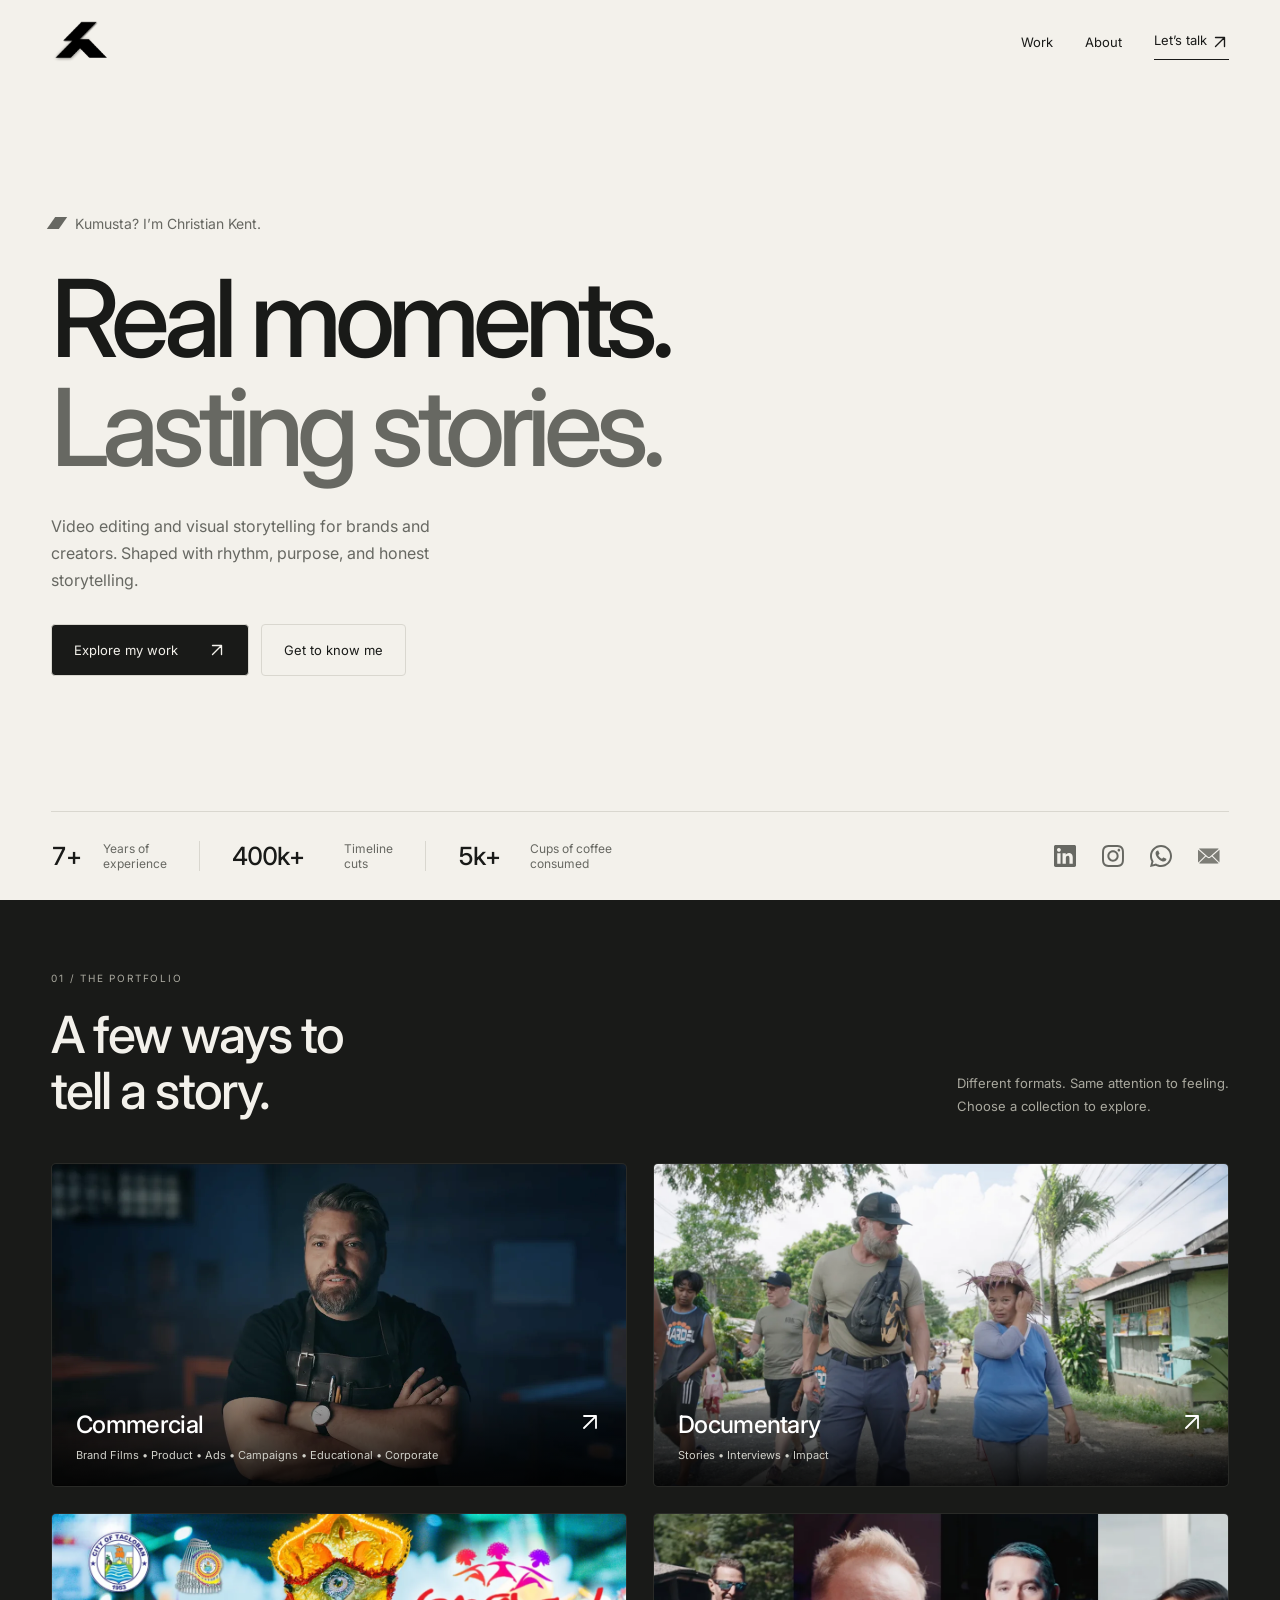
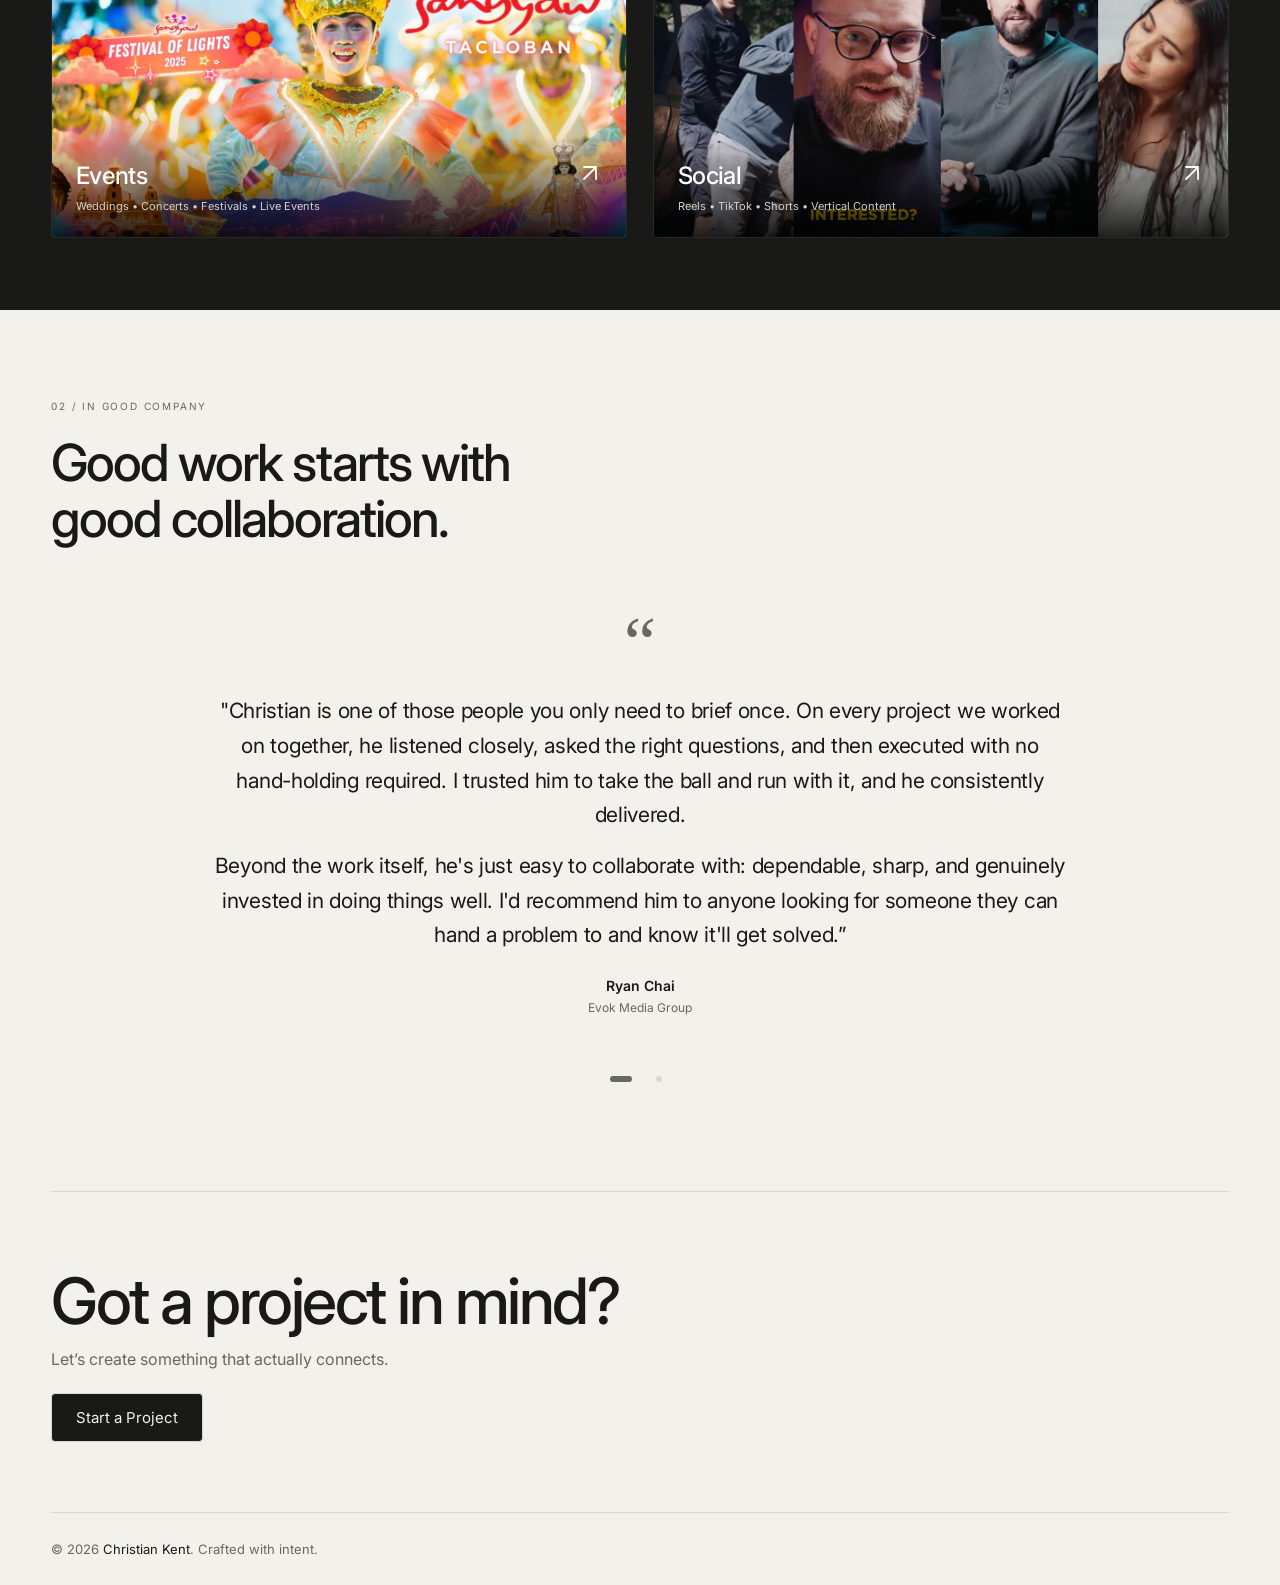
<file: index.html>
<!DOCTYPE html>
<html lang="en">
<head>
  <meta charset="UTF-8">
  <meta name="viewport" content="width=device-width, initial-scale=1.0">

  <!-- Preview Link -->

  <title>Christian Kent</title>

  <!-- FAVICON (browser tab icon) -->


  <link rel="stylesheet" href="css/style.css">

  <link href="https://fonts.googleapis.com/css2?family=Inter:wght@300;400;500;600;700&display=swap" rel="stylesheet">

    <!-- Google tag (gtag.js) -->
  <script async src="https://www.googletagmanager.com/gtag/js?id=G-2B1B66K14Q"></script>
  <script>
    window.dataLayer = window.dataLayer || [];
    function gtag(){dataLayer.push(arguments);}
    gtag('js', new Date());

    gtag('config', 'G-2B1B66K14Q');
  </script>


<link rel="stylesheet" href="css/brand.css">
<link rel="icon" href="/favicon.ico?v=ck3" sizes="any">
<link rel="icon" type="image/png" sizes="32x32" href="/assets/optimized/favicon-32.png?v=ck3">
<link rel="icon" type="image/png" sizes="16x16" href="/assets/optimized/favicon-16.png?v=ck3">
<link rel="apple-touch-icon" sizes="180x180" href="/apple-touch-icon.png?v=ck3">

  <meta property="og:title" content="Christian Kent | Video Editor & Storyteller">
  <meta property="og:description" content="Crafting real moments into stories for brands and creators.">
  <meta property="og:type" content="website">
  <meta property="og:url" content="https://chrstnkent.com/">
  <meta property="og:site_name" content="Christian Kent">
  <meta property="og:image" content="https://chrstnkent.com/assets/thumbnails/ck-share-banner.png">
  <meta property="og:image:type" content="image/png">
  <meta property="og:image:width" content="3194">
  <meta property="og:image:height" content="1646">
  <meta property="og:image:alt" content="CK logo with Christian Kent’s name and storytelling tagline on a dark background.">
  <meta name="twitter:card" content="summary_large_image">
  <meta name="twitter:title" content="Christian Kent | Video Editor & Storyteller">
  <meta name="twitter:description" content="Crafting real moments into stories for brands and creators.">
  <meta name="twitter:image" content="https://chrstnkent.com/assets/thumbnails/ck-share-banner.png">
  <meta name="twitter:image:alt" content="Christian Kent, video editor and storyteller.">
<script src="js/motion.js" defer></script>
<script src="js/stats-scramble.js" defer></script>
<script src="js/testimonials.js" defer></script>
<script src="js/pointer-effects.js" defer></script>
</head>
<body class="home-page">
<header class="site-header">
  <a class="brand" href="index.html" aria-label="Christian Kent home"><img src="assets/optimized/ck-dbaac7fa-1280.webp" srcset="assets/optimized/ck-dbaac7fa-640.webp 640w, assets/optimized/ck-dbaac7fa-1280.webp 1280w" sizes="56px" width="1280" height="945" decoding="async" alt="CK"></a>
  <nav aria-label="Main navigation"><a href="index.html#work">Work</a><a href="about.html">About</a><a href="contact.html">Let’s talk <svg class="arrow-icon" aria-hidden="true" viewBox="0 0 24 24" fill="none" stroke="currentColor" stroke-width="1.8" stroke-linecap="round" stroke-linejoin="round"><path d="M6 18 18 6M6 6h12v12"/></svg></a></nav>
</header>
  <div class="custom-cursor-ring" aria-hidden="true"></div>
  <div class="custom-cursor-dot" aria-hidden="true"></div>

  <div class="container">

    <section class="hero">



      <div class="badge"><span class="tiny-mark" aria-hidden="true"></span> Kumusta? I’m Christian Kent.</div>

      <h1>Real moments.<br><span>Lasting stories.</span></h1><p class="hero-description">Video editing and visual storytelling for brands and creators. Shaped with rhythm, purpose, and honest storytelling.</p>

      <div class="cta">
        <a href="#work" class="btn btn-primary">Explore my work <svg class="arrow-icon" aria-hidden="true" viewBox="0 0 24 24" fill="none" stroke="currentColor" stroke-width="1.8" stroke-linecap="round" stroke-linejoin="round"><path d="M6 18 18 6M6 6h12v12"/></svg></a><a href="about.html" class="btn btn-secondary">Get to know me</a>
      </div>

      <div class="hero-meta">
<div class="stats">

        <div class="stat">
          <div class="stat-box">7+</div>
          <div>Years of<br>experience</div>
        </div>

        <div class="divider"></div>

        <div class="stat">
          <div class="stat-box">400k+</div>
          <div>Timeline<br>cuts</div>
        </div>

        <div class="divider"></div>

        <div class="stat">
          <div class="stat-box">5k+</div>
          <div>Cups of coffee<br>consumed</div>
        </div>

      </div>
<div class="socials">
        <a href="https://www.linkedin.com/in/chrstnkent/" target="_blank" aria-label="LinkedIn">
          <span class="social-icon icon-linkedin" aria-hidden="true"></span>
        </a>

        <a href="https://www.instagram.com/chrstnkent/" target="_blank" aria-label="Instagram">
          <span class="social-icon icon-instagram" aria-hidden="true"></span>
        </a>

        <a href="https://wa.me/639989544979" target="_blank" aria-label="WhatsApp">
          <span class="social-icon icon-whatsapp" aria-hidden="true"></span>
        </a>

        <a href="mailto:kent.creative@proton.me" aria-label="Email">
          <span class="social-icon icon-mail" aria-hidden="true"></span>
        </a>
      </div>
</div>

    </section>

        <section class="work-section" id="work" aria-labelledby="work-title"><div class="work-heading"><div><p class="section-label">01 / THE PORTFOLIO</p><h2 id="work-title">A few ways to<br>tell a story.</h2></div><p>Different formats. Same attention to feeling.<br>Choose a collection to explore.</p></div><div class="albums">

          <!-- ALBUM 1 -->
          <div class="album-card" data-album="album1" role="button" tabindex="0" aria-controls="album1" aria-expanded="false" onclick="toggleAlbum('album1')">
          <div class="album-thumb" style="background-image: url('assets/optimized/commercials-thumbnail-bfcc4348-1280.webp');" ></div>
          <div class="album-overlay">
            <div class="album-title">Commercial</div>
            <div class="album-meta">Brand Films • Product • Ads • Campaigns • Educational • Corporate</div>
          </div>
        </div>

        <div id="album1" class="album-content">

          <!-- Diligent -->
          <iframe loading="lazy" data-src="https://www.youtube.com/embed/5M3zx36xeSU?rel=0&modestbranding=1"></iframe>
          <iframe loading="lazy" data-src="https://www.youtube.com/embed/trZiTsF9Hsc?rel=0&modestbranding=1"></iframe>
          <iframe loading="lazy" data-src="https://www.youtube.com/embed/gnKDgp4d9t0?rel=0&modestbranding=1"></iframe>

          <!---->
          <iframe loading="lazy" data-src="https://www.youtube.com/embed/YR_863sWOrg?rel=0&modestbranding=1"></iframe>

          <iframe loading="lazy" data-src="https://www.youtube.com/embed/ZbwPWRHs4Bs?rel=0&modestbranding=1"></iframe>
          <iframe loading="lazy" data-src="https://www.youtube.com/embed/NfMcLGaKyTY?rel=0&modestbranding=1"></iframe>
          <iframe loading="lazy" data-src="https://www.youtube.com/embed/B3tpLGkQ6rc?rel=0&modestbranding=1"></iframe>

          <iframe loading="lazy" data-src="https://www.youtube.com/embed/31SpWTKxRx0?rel=0&modestbranding=1"></iframe>

          <iframe loading="lazy" data-src="https://www.youtube.com/embed/KjlxAZZ9Ya0?rel=0&modestbranding=1"></iframe>
          <iframe loading="lazy" data-src="https://www.youtube.com/embed/iQaC_z2Yd88?rel=0&modestbranding=1" referrerpolicy="strict-origin-when-cross-origin" ></iframe>

          <!-- YOUTUBE PLAYLIST (CLICKABLE THUMBNAIL) -->
          <a href="https://www.youtube.com/playlist?list=PLTgx_aTFb3fVyhUx6ld068-gNM7OgIhNP" target="_blank" class="video-link">
            <div class="video-thumb" style="background-image:url('assets/optimized/pathrightmedical-7000a15b-1280.webp');"></div>
          </a>

          <a href="https://www.youtube.com/playlist?list=PLzw3tXWFNnkaL3Jb1scyYAD0REfBnQtE4" target="_blank" class="video-link">
            <div class="video-thumb" style="background-image:url('assets/optimized/woodandweld-3456f7a4-1280.webp');"></div>
          </a>

          <iframe loading="lazy" data-src="https://www.youtube.com/embed/k9EREVt_Iis?rel=0&modestbranding=1"></iframe>


        </div>

        <!-- ALBUM 4 -->
        <div class="album-card" data-album="album4" role="button" tabindex="0" aria-controls="album4" aria-expanded="false" onclick="toggleAlbum('album4')">
          <div class="album-thumb" style="background-image: url('assets/optimized/documentary-thumbnail-17acebb1-1280.webp');" ></div>
          <div class="album-overlay">
            <div class="album-title">Documentary</div>

            <div class="album-meta">Stories • Interviews • Impact</div>
          </div>
        </div>

        <div id="album4" class="album-content">

          <iframe loading="lazy"
            data-src="https://www.facebook.com/plugins/video.php?height=314&href=https%3A%2F%2Fwww.facebook.com%2Freel%2F4246978165626638%2F&show_text=false&width=560&t=0"
            allowfullscreen="true"
            allow="autoplay; clipboard-write; encrypted-media; picture-in-picture; web-share">
          </iframe>

          <iframe loading="lazy" data-src="https://www.youtube.com/embed/4Xp_k9JJ4bM?rel=0&modestbranding=1"></iframe>
          <iframe loading="lazy" data-src="https://www.youtube.com/embed/Y9uncAvJS6w?rel=0&modestbranding=1"></iframe>

          <iframe loading="lazy"
            data-src="https://www.facebook.com/plugins/video.php?height=314&href=https%3A%2F%2Fwww.facebook.com%2Fpogsleytechapter%2Fvideos%2F2764757353686158%2F&show_text=false&width=560&t=0"
            allow="autoplay; clipboard-write; encrypted-media; picture-in-picture; web-share">
          </iframe>


        </div>

        <!-- ALBUM 2 -->
        <div class="album-card" data-album="album2" role="button" tabindex="0" aria-controls="album2" aria-expanded="false" onclick="toggleAlbum('album2')">
          <div class="album-thumb" style="background-image: url('assets/optimized/events-thumbnail-233529f1-1280.webp');" ></div>
          <div class="album-overlay">
            <div class="album-title">Events</div>

            <div class="album-meta">Weddings • Concerts • Festivals • Live Events</div>
          </div>
        </div>

        <div id="album2" class="album-content">

          <p class="album-description">

            A collection of event films, weddings, concerts, festivals, and live
            productions I've worked on. PS. I didn't edit some of these videos, but I was part of the production team that made them happen.

          </p>

          <iframe loading="lazy"
            data-src="https://www.facebook.com/plugins/video.php?height=314&href=https%3A%2F%2Fwww.facebook.com%2Freel%2F1339892757537267%2F&show_text=false&width=560&t=0"
            allow="autoplay; clipboard-write; encrypted-media; picture-in-picture; web-share">
          </iframe>

          <iframe loading="lazy"
            data-src="https://www.facebook.com/plugins/video.php?height=314&href=https%3A%2F%2Fwww.facebook.com%2Freel%2F1582386906813157%2F&show_text=false&width=560&t=0"
            allow="autoplay; clipboard-write; encrypted-media; picture-in-picture; web-share">
          </iframe>

          <iframe loading="lazy"
            data-src="https://www.facebook.com/plugins/video.php?height=314&href=https%3A%2F%2Fwww.facebook.com%2Freel%2F2094003234805467%2F&show_text=false&width=560&t=0"
            allow="autoplay; clipboard-write; encrypted-media; picture-in-picture; web-share">
          </iframe>

          <iframe loading="lazy"
            data-src="https://www.facebook.com/plugins/video.php?height=314&href=https%3A%2F%2Fwww.facebook.com%2Freel%2F1643262773438184%2F&show_text=false&width=560&t=0"
            allow="autoplay; clipboard-write; encrypted-media; picture-in-picture; web-share">
          </iframe>

          <iframe loading="lazy"
            data-src="https://www.facebook.com/plugins/video.php?height=314&href=https%3A%2F%2Fwww.facebook.com%2Freel%2F2088410645044296%2F&show_text=false&width=560&t=0"
            allow="autoplay; clipboard-write; encrypted-media; picture-in-picture; web-share">
          </iframe>

          <iframe loading="lazy"
            data-src="https://www.facebook.com/plugins/video.php?height=314&href=https%3A%2F%2Fwww.facebook.com%2FTACLOBANCTOO%2Fvideos%2F1339138997587417%2F&show_text=false&width=560&t=0"
            allowfullscreen="true"
            allow="autoplay; clipboard-write; encrypted-media; picture-in-picture; web-share">
          </iframe>

          <iframe loading="lazy"
            data-src="https://www.facebook.com/plugins/video.php?height=314&href=https%3A%2F%2Fwww.facebook.com%2FTACLOBANCTOO%2Fvideos%2F1253008386609014%2F&show_text=false&width=560&t=0"
            allowfullscreen="true"
            allow="autoplay; clipboard-write; encrypted-media; picture-in-picture; web-share">
          </iframe>

          <iframe loading="lazy"
            data-src="https://www.facebook.com/plugins/video.php?height=314&href=https%3A%2F%2Fwww.facebook.com%2F61573208417946%2Fvideos%2F589089307569923%2F&show_text=false&width=560&t=0"
            allowfullscreen="true"
            allow="autoplay; clipboard-write; encrypted-media; picture-in-picture; web-share">
          </iframe>

          <iframe loading="lazy"
            data-src="https://www.facebook.com/plugins/video.php?height=314&href=https%3A%2F%2Fwww.facebook.com%2F61573208417946%2Fvideos%2F1732032041525751%2F&show_text=false&width=560&t=0"
            allow="autoplay; clipboard-write; encrypted-media; picture-in-picture; web-share">
          </iframe>

        </div>

        <!-- ALBUM 3 -->
        <div class="album-card" data-album="album3" role="button" tabindex="0" aria-controls="album3" aria-expanded="false" onclick="toggleAlbum('album3')">
          <div class="album-thumb" style="background-image: url('assets/optimized/shorts-thumbnail-6b594e3f-1280.webp');" ></div>
          <div class="album-overlay">
            <div class="album-title">Social</div>

            <div class="album-meta">Reels • TikTok • Shorts • Vertical Content</div>
          </div>
        </div>

        <div id="album3" class="album-content">
          <a class="instagram-link-card" href="https://www.instagram.com/remorasurf/reel/Dc72KU6DSd3/" target="_blank" rel="noopener noreferrer"><div class="instagram-card-image"><span class="reel-play" aria-hidden="true"><svg viewBox="0 0 24 24" fill="currentColor"><path d="M7 3.5a1.5 1.5 0 0 1 2.3-1.3l13 8a1.5 1.5 0 0 1 0 2.6l-13 8A1.5 1.5 0 0 1 7 19.5z"/></svg></span><img loading="lazy" src="https://instagram.fceb6-6.fna.fbcdn.net/v/t51.82787-15/797991780_18491012437101587_7402943158737098014_n.jpg?stp=dst-jpg_e15_tt6&amp;_nc_cat=107&amp;_nc_map=urlgen_bucketless&amp;ig_cache_key=Mzk4MDAxMjg5OTg2NzEwOTIzOTE4NDkxMDEyNDMxMTAxNTg3.3-ccb7-5&amp;ccb=7-5&amp;_nc_sid=58cdad&amp;efg=eyJ2ZW5jb2RlX3RhZyI6IkNMSVBTLnhwaWRzLjE1MzYuc2RyLnZpZGVvX2RlZmF1bHRfY292ZXJfZnJhbWUuQzMifQ%3D%3D&amp;_nc_ohc=aD53mR-urggQ7kNvwGc6YaR&amp;_nc_oc=AdoLglcrNBYGEF57QwCA0QERxtjsH_YXNc5Jkwwul8Cup0JHI75x1i23Qy8LirxeHns&amp;_nc_zt=23&amp;_nc_ht=instagram.fceb6-6.fna&amp;_nc_gid=RCMreZx0z8SWLhuD5VWBIg&amp;_nc_ss=7ba8c&amp;oh=00_AQMqBm_EcQfLgY94rHo9vttMftlmr40qEbvjd60PJO2QtQ&amp;oe=6AD7B00A" alt="RemoraSurf Reel preview" onerror="this.onerror=null;this.src='assets/icons/instagram.svg';this.style.objectFit='contain';this.style.padding='15%'" /></div><div class="instagram-card-copy"><div class="instagram-card-label"><span class="instagram-colour-icon" aria-hidden="true"></span><span>Instagram</span><span class="reel-date">Sep 6, 2026</span></div><div>RemoraSurf (@remorasurf) • Instagram reel</div><div class="reel-views" aria-label="74.9K views"><svg viewBox="0 0 24 24" aria-hidden="true" fill="none" stroke="currentColor" stroke-width="1.8" stroke-linecap="round" stroke-linejoin="round"><path d="M2 12s3.5-7 10-7 10 7 10 7-3.5 7-10 7S2 12 2 12Z"/><circle cx="12" cy="12" r="3"/></svg><span>74.9K</span></div></div></a>
          <a class="instagram-link-card" href="https://www.instagram.com/reel/DPdVb04jQn1/" target="_blank" rel="noopener noreferrer"><div class="instagram-card-image"><span class="reel-play" aria-hidden="true"><svg viewBox="0 0 24 24" fill="currentColor"><path d="M7 3.5a1.5 1.5 0 0 1 2.3-1.3l13 8a1.5 1.5 0 0 1 0 2.6l-13 8A1.5 1.5 0 0 1 7 19.5z"/></svg></span><img loading="lazy" src="https://instagram.fceb6-1.fna.fbcdn.net/v/t51.71878-15/561735015_1254854113063860_7372948657923407327_n.jpg?stp=dst-jpg_e15_tt6&amp;_nc_cat=106&amp;_nc_map=urlgen_bucketless&amp;ig_cache_key=MzczNzIzNzUzNjk3MzMyNjgzNzE3NjUzMjM1NTc0OTQ2Njc%3D.3-ccb7-5&amp;ccb=7-5&amp;_nc_sid=58cdad&amp;efg=eyJ2ZW5jb2RlX3RhZyI6IkNMSVBTLnhwaWRzLjY0MC5zZHIudmlkZW9fbmZyYW1lX2NvdmVyX2ZyYW1lLkMzIn0%3D&amp;_nc_ohc=GZq25U6tAYwQ7kNvwFi78VD&amp;_nc_oc=AdrsSuGFUbvaReRUkRapnB7dSd3uG4XDCQ6sgMZNKPqH9uWV0pUcaCybQmUUIvJQv60&amp;_nc_zt=23&amp;_nc_ht=instagram.fceb6-1.fna&amp;_nc_gid=hJlrAkdjJnKylKUGvdPdKg&amp;_nc_ss=7ba8c&amp;oh=00_AQNRU4fetxW-b274NI-b0efu9mRHWbPyL1374f5wil--HA&amp;oe=6AD799C8" alt="Aerial Recovery Reel preview" onerror="this.onerror=null;this.src='assets/icons/instagram.svg';this.style.objectFit='contain';this.style.padding='15%'" /></div><div class="instagram-card-copy"><div class="instagram-card-label"><span class="instagram-colour-icon" aria-hidden="true"></span><span>Instagram</span><span class="reel-date">Oct 6, 2025</span></div><div>Aerial Recovery (@aerialrecoverygroup) • Instagram reel</div><div class="reel-views" aria-label="19.2K views"><svg viewBox="0 0 24 24" aria-hidden="true" fill="none" stroke="currentColor" stroke-width="1.8" stroke-linecap="round" stroke-linejoin="round"><path d="M2 12s3.5-7 10-7 10 7 10 7-3.5 7-10 7S2 12 2 12Z"/><circle cx="12" cy="12" r="3"/></svg><span>19.2K</span></div></div></a>
          <a class="instagram-link-card" href="https://www.instagram.com/remorasurf/reel/DZHJQBxuiiC/" target="_blank" rel="noopener noreferrer"><div class="instagram-card-image"><span class="reel-play" aria-hidden="true"><svg viewBox="0 0 24 24" fill="currentColor"><path d="M7 3.5a1.5 1.5 0 0 1 2.3-1.3l13 8a1.5 1.5 0 0 1 0 2.6l-13 8A1.5 1.5 0 0 1 7 19.5z"/></svg></span><img loading="lazy" src="https://instagram.fceb6-5.fna.fbcdn.net/v/t51.82787-15/713443488_18472097143101587_6205392295097873441_n.jpg?stp=dst-jpg_e15_tt6&amp;_nc_cat=110&amp;_nc_map=urlgen_bucketless&amp;ig_cache_key=MzkxMTEzNTQ4NTIzMjgxODMwNjE4NDcyMDk3MTQwMTAxNTg3.3-ccb7-5&amp;ccb=7-5&amp;_nc_sid=58cdad&amp;efg=eyJ2ZW5jb2RlX3RhZyI6IkNMSVBTLnhwaWRzLjc2MC5zZHIudmlkZW9fZGVmYXVsdF9jb3Zlcl9mcmFtZS5DMyJ9&amp;_nc_ohc=K0oxVMF-qKwQ7kNvwERjWji&amp;_nc_oc=AdoXWb2KBtDJhjSLKteaiOttMIpQ9IApuq-V7HvOxqXqdsxABWVL0iB6dIpEeFckLQE&amp;_nc_zt=23&amp;_nc_ht=instagram.fceb6-5.fna&amp;_nc_gid=jipjN4d6CN8BmZcCfK6HQA&amp;_nc_ss=7ba8c&amp;oh=00_AQNsjRK6YqTJAAWgR7kptMuYp5ZGJ_lHqkQsaNgObMWpWg&amp;oe=6AD7A4E1" alt="RemoraSurf Reel preview" onerror="this.onerror=null;this.src='assets/icons/instagram.svg';this.style.objectFit='contain';this.style.padding='15%'" /></div><div class="instagram-card-copy"><div class="instagram-card-label"><span class="instagram-colour-icon" aria-hidden="true"></span><span>Instagram</span><span class="reel-date">Jun 2, 2026</span></div><div>RemoraSurf (@remorasurf) • Instagram reel</div><div class="reel-views" aria-label="14.2K views"><svg viewBox="0 0 24 24" aria-hidden="true" fill="none" stroke="currentColor" stroke-width="1.8" stroke-linecap="round" stroke-linejoin="round"><path d="M2 12s3.5-7 10-7 10 7 10 7-3.5 7-10 7S2 12 2 12Z"/><circle cx="12" cy="12" r="3"/></svg><span>14.2K</span></div></div></a>
          <a class="instagram-link-card" href="https://www.instagram.com/reel/DPfsLKyjUaP/" target="_blank" rel="noopener noreferrer"><div class="instagram-card-image"><span class="reel-play" aria-hidden="true"><svg viewBox="0 0 24 24" fill="currentColor"><path d="M7 3.5a1.5 1.5 0 0 1 2.3-1.3l13 8a1.5 1.5 0 0 1 0 2.6l-13 8A1.5 1.5 0 0 1 7 19.5z"/></svg></span><img loading="lazy" src="https://instagram.fceb6-2.fna.fbcdn.net/v/t51.71878-15/559075385_755005950867978_8858374497419001429_n.jpg?stp=dst-jpg_e15_tt6&amp;_nc_cat=111&amp;_nc_map=urlgen_bucketless&amp;ig_cache_key=MzczNzkwMDQ5NzI4NzA3MTM3NTc4NjMxODgyNDAxMjA3NA%3D%3D.3-ccb7-5&amp;ccb=7-5&amp;_nc_sid=58cdad&amp;efg=eyJ2ZW5jb2RlX3RhZyI6IkNMSVBTLnhwaWRzLjY0MC5zZHIudmlkZW9fbmZyYW1lX2NvdmVyX2ZyYW1lLkMzIn0%3D&amp;_nc_ohc=4evUVp0y30UQ7kNvwHqM1Uz&amp;_nc_oc=Adqof4E3pbpPnLhFDeQtS6xKjXGdrWAuJw65gGt9Skw8DaKG5sTkzaccgDC2RUctDwU&amp;_nc_zt=23&amp;_nc_ht=instagram.fceb6-2.fna&amp;_nc_gid=hLR1zII_gXP1fg1P2vFkXA&amp;_nc_ss=7ba8c&amp;oh=00_AQOS0l9zekwRULeR2JtDHUysHCI0ZtI7Qak3aSrWOcmx1w&amp;oe=6AD7840E" alt="Aerial Recovery Reel preview" onerror="this.onerror=null;this.src='assets/icons/instagram.svg';this.style.objectFit='contain';this.style.padding='15%'" /></div><div class="instagram-card-copy"><div class="instagram-card-label"><span class="instagram-colour-icon" aria-hidden="true"></span><span>Instagram</span><span class="reel-date">Oct 7, 2025</span></div><div>Aerial Recovery (@aerialrecoverygroup) • Instagram reel</div><div class="reel-views" aria-label="13.6K views"><svg viewBox="0 0 24 24" aria-hidden="true" fill="none" stroke="currentColor" stroke-width="1.8" stroke-linecap="round" stroke-linejoin="round"><path d="M2 12s3.5-7 10-7 10 7 10 7-3.5 7-10 7S2 12 2 12Z"/><circle cx="12" cy="12" r="3"/></svg><span>13.6K</span></div></div></a>
          <a class="instagram-link-card" href="https://www.instagram.com/remorasurf/reel/DZUX9Lzuau9/" target="_blank" rel="noopener noreferrer"><div class="instagram-card-image"><span class="reel-play" aria-hidden="true"><svg viewBox="0 0 24 24" fill="currentColor"><path d="M7 3.5a1.5 1.5 0 0 1 2.3-1.3l13 8a1.5 1.5 0 0 1 0 2.6l-13 8A1.5 1.5 0 0 1 7 19.5z"/></svg></span><img loading="lazy" src="https://instagram.fceb6-6.fna.fbcdn.net/v/t51.82787-15/719754936_18473044678101587_513139693842071758_n.jpg?stp=dst-jpg_e15_tt6&amp;_nc_cat=102&amp;_nc_map=urlgen_bucketless&amp;ig_cache_key=MzkxNDg1OTMzNTcyODYwNjE0MTE4NDczMDQ0Njc1MTAxNTg3.3-ccb7-5&amp;ccb=7-5&amp;_nc_sid=58cdad&amp;efg=eyJ2ZW5jb2RlX3RhZyI6IkNMSVBTLnhwaWRzLjc2MC5zZHIudmlkZW9fZGVmYXVsdF9jb3Zlcl9mcmFtZS5DMyJ9&amp;_nc_ohc=t4uBardPybgQ7kNvwG92wIQ&amp;_nc_oc=Adq16blcivROPmT6wdKS5fAWdXe_8-BXBCbo2Mx8RyIqkxL2uBjuZtlUz3V9P_AG7Kk&amp;_nc_zt=23&amp;_nc_ht=instagram.fceb6-6.fna&amp;_nc_gid=ewyW9B78P5PoftSxwJBHTQ&amp;_nc_ss=7ba8c&amp;oh=00_AQNfSonL9Ezgn6G5nJc2Qq0q16N92MMUOkkiKdhNPo_xjQ&amp;oe=6AD797B1" alt="RemoraSurf Reel preview" onerror="this.onerror=null;this.src='assets/icons/instagram.svg';this.style.objectFit='contain';this.style.padding='15%'" /></div><div class="instagram-card-copy"><div class="instagram-card-label"><span class="instagram-colour-icon" aria-hidden="true"></span><span>Instagram</span><span class="reel-date">Jun 8, 2026</span></div><div>RemoraSurf (@remorasurf) • Instagram reel</div><div class="reel-views" aria-label="11.6K views"><svg viewBox="0 0 24 24" aria-hidden="true" fill="none" stroke="currentColor" stroke-width="1.8" stroke-linecap="round" stroke-linejoin="round"><path d="M2 12s3.5-7 10-7 10 7 10 7-3.5 7-10 7S2 12 2 12Z"/><circle cx="12" cy="12" r="3"/></svg><span>11.6K</span></div></div></a>
          <a class="instagram-link-card" href="https://www.instagram.com/remorasurf/reel/DbceNhiugSr/" target="_blank" rel="noopener noreferrer"><div class="instagram-card-image"><span class="reel-play" aria-hidden="true"><svg viewBox="0 0 24 24" fill="currentColor"><path d="M7 3.5a1.5 1.5 0 0 1 2.3-1.3l13 8a1.5 1.5 0 0 1 0 2.6l-13 8A1.5 1.5 0 0 1 7 19.5z"/></svg></span><img loading="lazy" src="https://instagram.fceb2-2.fna.fbcdn.net/v/t51.82787-15/759664874_18483321421101587_5473312298499700428_n.jpg?stp=dst-jpg_e15_tt6&amp;_nc_cat=105&amp;_nc_map=urlgen_bucketless&amp;ig_cache_key=Mzk1MzE2NzQ0MzY4OTA3OTk3OTE4NDgzMzIxNDE4MTAxNTg3.3-ccb7-5&amp;ccb=7-5&amp;_nc_sid=58cdad&amp;efg=eyJ2ZW5jb2RlX3RhZyI6IkNMSVBTLnhwaWRzLjEyMTYuc2RyLnZpZGVvX2RlZmF1bHRfY292ZXJfZnJhbWUuQzMifQ%3D%3D&amp;_nc_ohc=JQberiPOZ8oQ7kNvwEkq18h&amp;_nc_oc=Adr56zsbBsOpUGfl1KUGbD5yPvn1ipqFxskO5dXEcBRU3QcHRJ55izlQS_4Bz3mdMdw&amp;_nc_zt=23&amp;_nc_ht=instagram.fceb2-2.fna&amp;_nc_gid=tEn4pP_mssgidaU4YDOVNA&amp;_nc_ss=7ba8c&amp;oh=00_AQNZJQPdRGRviXkhjArqqDnvncI4buFRLt0Fx7l_bfrhqg&amp;oe=6AD7A23B" alt="RemoraSurf Reel preview" onerror="this.onerror=null;this.src='assets/icons/instagram.svg';this.style.objectFit='contain';this.style.padding='15%'" /></div><div class="instagram-card-copy"><div class="instagram-card-label"><span class="instagram-colour-icon" aria-hidden="true"></span><span>Instagram</span><span class="reel-date">Sep 5, 2026</span></div><div>RemoraSurf (@remorasurf) • Instagram reel</div><div class="reel-views" aria-label="2.5K views"><svg viewBox="0 0 24 24" aria-hidden="true" fill="none" stroke="currentColor" stroke-width="1.8" stroke-linecap="round" stroke-linejoin="round"><path d="M2 12s3.5-7 10-7 10 7 10 7-3.5 7-10 7S2 12 2 12Z"/><circle cx="12" cy="12" r="3"/></svg><span>2.5K</span></div></div></a>
          <a class="instagram-link-card" href="https://www.instagram.com/remorasurf/reel/DZmcpVYu9Yk/" target="_blank" rel="noopener noreferrer"><div class="instagram-card-image"><span class="reel-play" aria-hidden="true"><svg viewBox="0 0 24 24" fill="currentColor"><path d="M7 3.5a1.5 1.5 0 0 1 2.3-1.3l13 8a1.5 1.5 0 0 1 0 2.6l-13 8A1.5 1.5 0 0 1 7 19.5z"/></svg></span><img loading="lazy" src="https://instagram.fceb6-4.fna.fbcdn.net/v/t51.82787-15/722753795_18474364192101587_6679609028702380998_n.jpg?stp=dst-jpg_e15_tt6&amp;_nc_cat=103&amp;_nc_map=urlgen_bucketless&amp;ig_cache_key=MzkxOTk0NjUxMTQzNjk5NDA4NDE4NDc0MzY0MTg5MTAxNTg3.3-ccb7-5&amp;ccb=7-5&amp;_nc_sid=58cdad&amp;efg=eyJ2ZW5jb2RlX3RhZyI6IkNMSVBTLnhwaWRzLjc2MC5zZHIudmlkZW9fZGVmYXVsdF9jb3Zlcl9mcmFtZS5DMyJ9&amp;_nc_ohc=bBIRrlKBtbIQ7kNvwFyXGTz&amp;_nc_oc=AdoV56Wsk4rF0Uc2s2HFjggicfhC5tQdZ7OuhL0RJKhEyZPYlF-hzae3Tku07actZ_0&amp;_nc_zt=23&amp;_nc_ht=instagram.fceb6-4.fna&amp;_nc_gid=t14HTmAiFrAiR8DuxgwwNA&amp;_nc_ss=7ba8c&amp;oh=00_AQOxNp63OSaDN534eoJAjOYz_rA9fnfP2pNtJ_1RpIwvlQ&amp;oe=6AD7A9FA" alt="RemoraSurf Reel preview" onerror="this.onerror=null;this.src='assets/icons/instagram.svg';this.style.objectFit='contain';this.style.padding='15%'" /></div><div class="instagram-card-copy"><div class="instagram-card-label"><span class="instagram-colour-icon" aria-hidden="true"></span><span>Instagram</span><span class="reel-date">Jun 15, 2026</span></div><div>RemoraSurf (@remorasurf) • Instagram reel</div><div class="reel-views" aria-label="1.9K views"><svg viewBox="0 0 24 24" aria-hidden="true" fill="none" stroke="currentColor" stroke-width="1.8" stroke-linecap="round" stroke-linejoin="round"><path d="M2 12s3.5-7 10-7 10 7 10 7-3.5 7-10 7S2 12 2 12Z"/><circle cx="12" cy="12" r="3"/></svg><span>1.9K</span></div></div></a>
          <!-- YOUTUBE SHORT -->
          <iframe loading="lazy" data-src="https://www.youtube.com/embed/6gz6t2dJG2U?rel=0&modestbranding=1"></iframe>
          <iframe loading="lazy" data-src="https://www.youtube.com/embed/FotfK6SPDdM?rel=0&modestbranding=1"></iframe>
          <iframe loading="lazy" data-src="https://www.youtube.com/embed/XJ2EAEx5WqM?rel=0&modestbranding=1"></iframe>
          <iframe loading="lazy" data-src="https://www.youtube.com/embed/hD6fCXO3Ghg?rel=0&modestbranding=1"></iframe>
        </div>

        <!-- ALBUM 5
        <div class="album-card" onclick="toggleAlbum('album5')">
          <div class="album-thumb" style="background-image: url('assets/optimized/personal-thumbnail-257d2079-1280.webp');" ></div>
          <div class="album-overlay">
            <div class="album-title">Personal Videos</div>

            <div class="album-meta">Projects • Social Contents</div>
          </div>
        </div>

        <div id="album5" class="album-content">
           YOUTUBE SHORT
          <iframe loading="lazy" data-src="https://www.youtube.com/embed/qA6IBhY1DfU?rel=0&modestbranding=1"></iframe>

        </div> -->

      </div>

      </section>
<!-- TESTIMONIALS -->
    <section class="testimonials"><p class="section-label">02 / IN GOOD COMPANY</p><h2 class="testimonial-heading">Good work starts with<br>good collaboration.</h2>
      <div class="testimonials-container">

        <div class="testimonial">
          <p class="testimonial-text">
            "Christian is one of those people you only need to brief once. On every project we worked on together, he listened closely, asked the right questions, and then executed with no hand-holding required. I trusted him to take the ball and run with it, and he consistently delivered.</p>
          <p class="testimonial-text">
            Beyond the work itself, he's just easy to collaborate with: dependable, sharp, and genuinely invested in doing things well. I'd recommend him to anyone looking for someone they can hand a problem to and know it'll get solved.”</p>

            <div class="testimonial-author">Ryan Chai</div>
          <div class="testimonial-role">Evok Media Group</div>

        </div>

        <div class="testimonial">
          <p class="testimonial-text">
            “Working with Christian feels more like collaborating with a creative partner than managing a freelancer. He quickly understands direction, fills in the gaps on his own, and delivers work that just clicks without needing constant guidance.</p>
            <p class="testimonial-text">
              He’s reliable, easy to work with, and genuinely cares about doing things right. That mix of independence and consistency makes him someone I’d confidently bring into any project.”</p>

            <div class="testimonial-author">Jionel "Blaze" Carlos</div>
          <div class="testimonial-role">Blaze Kultura</div>

        </div>

      </div>
    </section>

    <!-- BOTTOM CTA -->
    <section class="bottom-cta">
      <div class="bottom-cta-container">
        <h3>Got a project in mind?</h3>
        <p>Let’s create something that actually connects.</p>
        <a href="contact.html" class="btn btn-primary">Start a Project</a>
      </div>
    </section>

    <footer class="footer">
      <p>© 2026 <span>Christian Kent</span>. Crafted with intent.</p>
    </footer>

  </div>

<script>


  const albumPanels = [...document.querySelectorAll('.album-content')];
  const albumCards = [...document.querySelectorAll('.album-card[data-album]')];
  const albumGrid = document.querySelector('.albums');

  function toggleAlbum(id) {
    if (document.startViewTransition && !matchMedia('(prefers-reduced-motion: reduce)').matches) {
      if (window.albumTransition) window.albumTransition.skipTransition();
      window.albumTransition = document.startViewTransition(() => applyAlbum(id));
      window.albumTransition.finished.catch(() => {});
    } else {
      applyAlbum(id);
    }
  }

  function applyAlbum(id) {
    const selectedPanel = document.getElementById(id);
    if (!selectedPanel) return;
    const shouldOpen = !selectedPanel.classList.contains('active');

    albumPanels.forEach(panel => {
      panel.classList.toggle('active', shouldOpen && panel === selectedPanel);
    });

    albumCards.forEach(card => {
      const isSelected = shouldOpen && card.dataset.album === id;
      card.classList.toggle('is-active', isSelected);
      card.setAttribute('aria-expanded', String(isSelected));
    });

    albumGrid.dataset.activeAlbum = shouldOpen ? id : '';
    if (shouldOpen) selectedPanel.querySelectorAll('iframe[data-src]').forEach(frame => { frame.src = frame.dataset.src; frame.removeAttribute('data-src'); });

  }

  albumCards.forEach(card => {
    card.addEventListener('keydown', event => {
      if (event.key === 'Enter' || event.key === ' ') {
        event.preventDefault();
        toggleAlbum(card.dataset.album);
      }
    });
  });

</script>

</body>
</html>
</file>
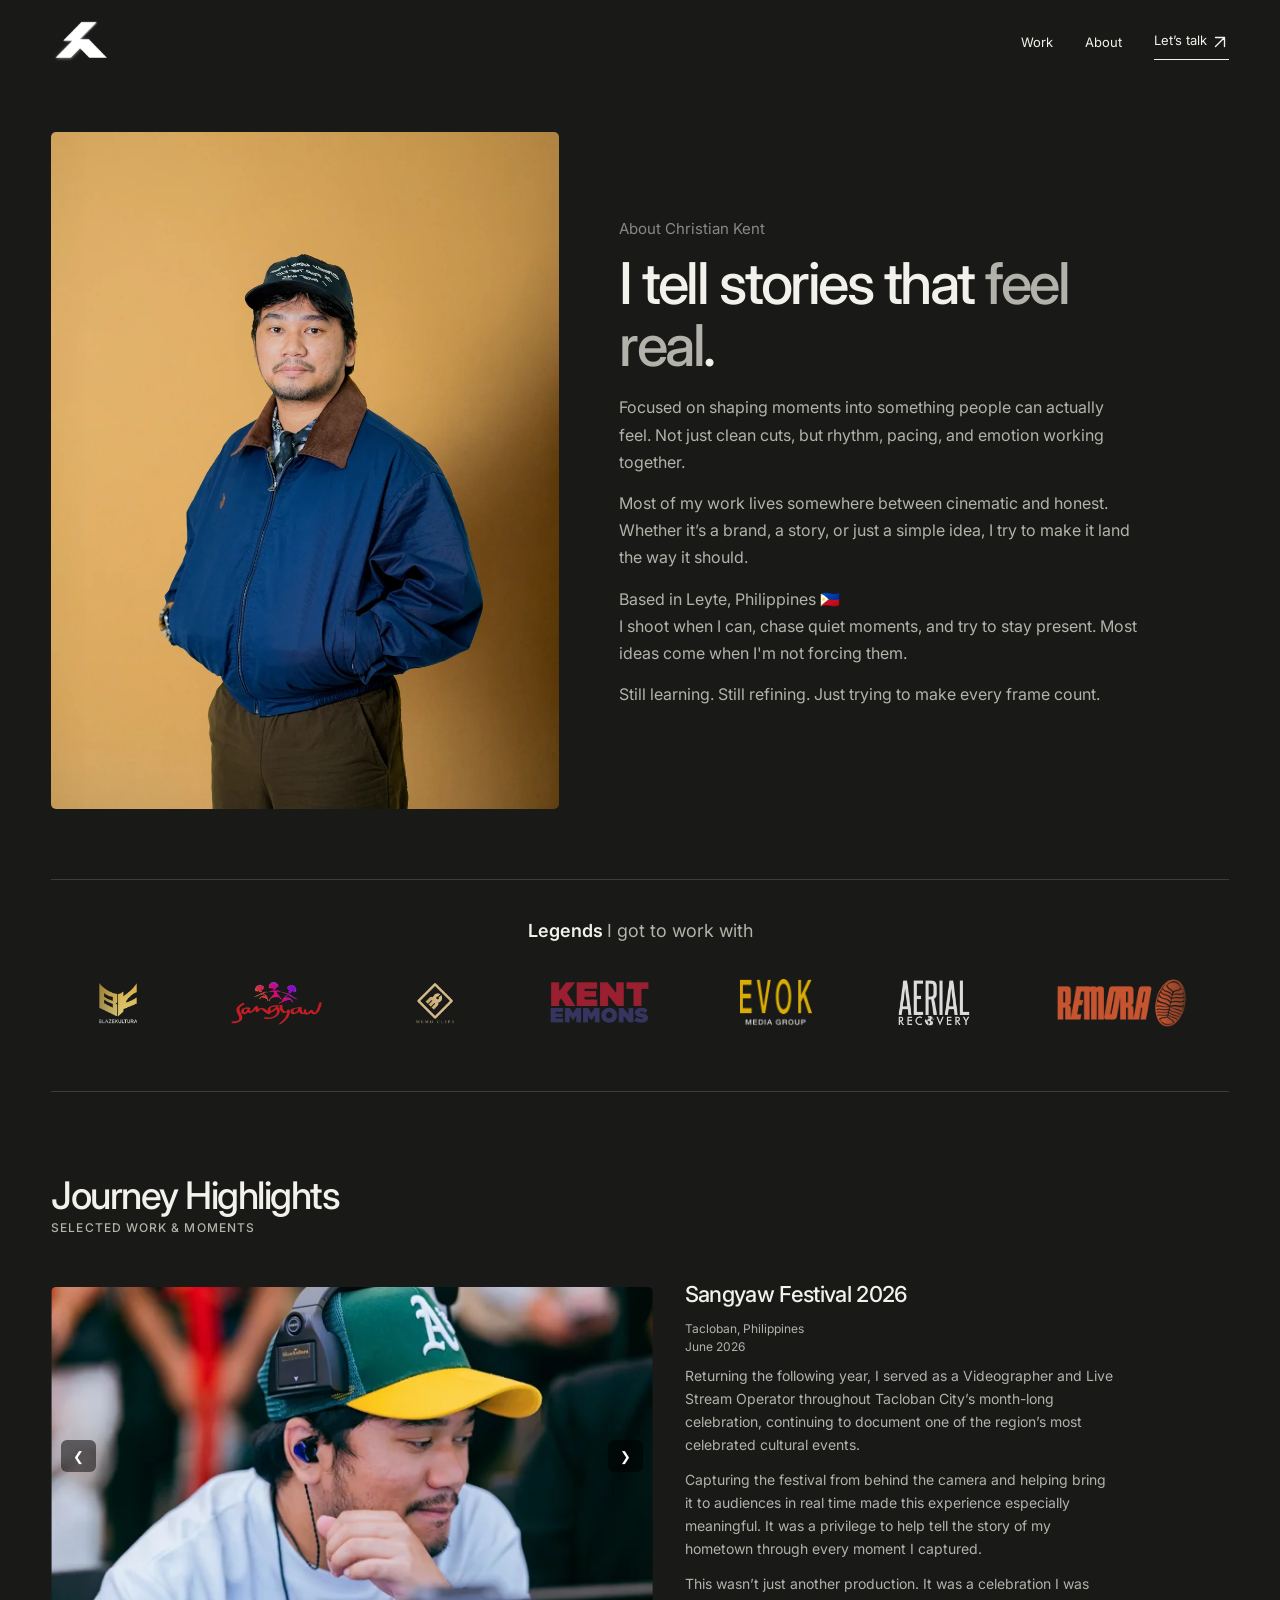
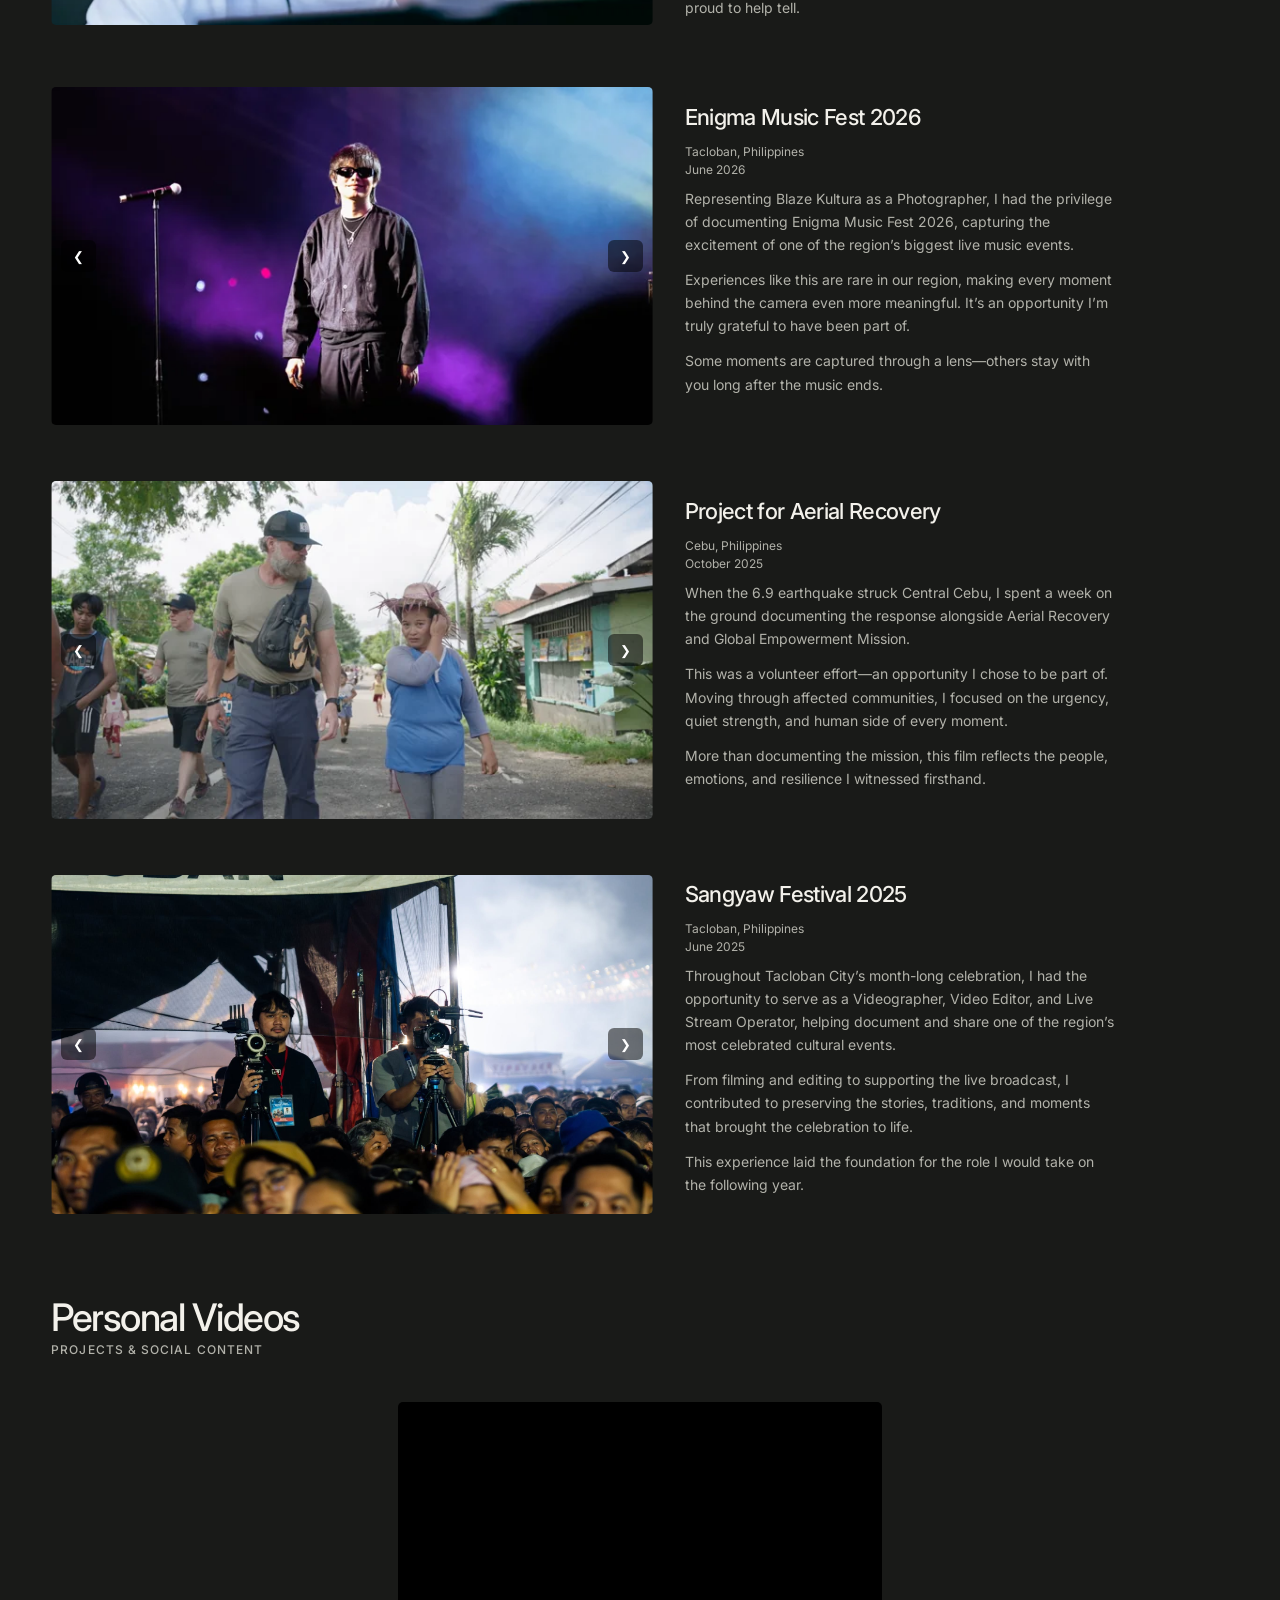
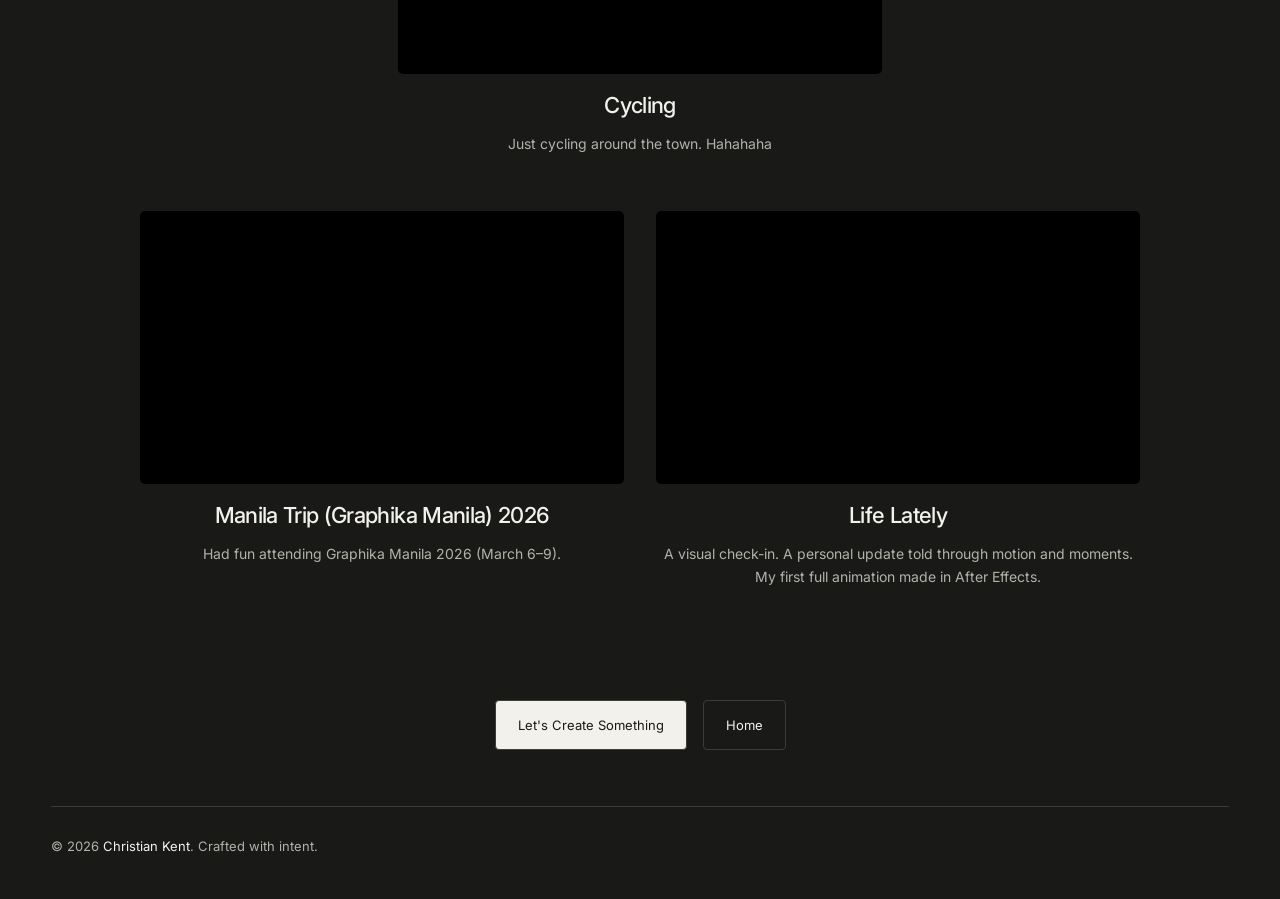
<file: about.html>
<!DOCTYPE html>
<html lang="en">
<head>
<meta charset="UTF-8">
<meta name="viewport" content="width=device-width, initial-scale=1.0">
<title>About - CK</title>
<link href="https://fonts.googleapis.com/css2?family=Inter:wght@300;400;500;600&display=swap" rel="stylesheet">

<link rel="stylesheet" href="css/about.css">

<!-- Google tag (gtag.js) -->
<script async src="https://www.googletagmanager.com/gtag/js?id=G-2B1B66K14Q"></script>
<script>
  window.dataLayer = window.dataLayer || [];
  function gtag(){dataLayer.push(arguments);}
  gtag('js', new Date());

  gtag('config', 'G-2B1B66K14Q');
</script>

<link rel="stylesheet" href="css/brand.css">
<link rel="icon" href="/favicon.ico?v=ck3" sizes="any">
<link rel="icon" type="image/png" sizes="32x32" href="/assets/optimized/favicon-32.png?v=ck3">
<link rel="icon" type="image/png" sizes="16x16" href="/assets/optimized/favicon-16.png?v=ck3">
<link rel="apple-touch-icon" sizes="180x180" href="/apple-touch-icon.png?v=ck3">

  <meta property="og:title" content="About Christian Kent">
  <meta property="og:description" content="Crafting real moments into stories for brands and creators.">
  <meta property="og:type" content="website">
  <meta property="og:url" content="https://chrstnkent.com/about">
  <meta property="og:site_name" content="Christian Kent">
  <meta property="og:image" content="https://chrstnkent.com/assets/thumbnails/ck-share-banner.png">
  <meta property="og:image:type" content="image/png">
  <meta property="og:image:width" content="3194">
  <meta property="og:image:height" content="1646">
  <meta property="og:image:alt" content="CK logo with Christian Kent’s name and storytelling tagline on a dark background.">
  <meta name="twitter:card" content="summary_large_image">
  <meta name="twitter:title" content="About Christian Kent">
  <meta name="twitter:description" content="Crafting real moments into stories for brands and creators.">
  <meta name="twitter:image" content="https://chrstnkent.com/assets/thumbnails/ck-share-banner.png">
  <meta name="twitter:image:alt" content="Christian Kent, video editor and storyteller.">
<script src="js/motion.js" defer></script>
<script src="js/pointer-effects.js" defer></script>
</head>
<body class="about-page">
<header class="site-header">
  <a class="brand" href="index.html" aria-label="Christian Kent home"><img src="assets/optimized/ck-dbaac7fa-1280.webp" srcset="assets/optimized/ck-dbaac7fa-640.webp 640w, assets/optimized/ck-dbaac7fa-1280.webp 1280w" sizes="56px" width="1280" height="945" decoding="async" alt="CK"></a>
  <nav aria-label="Main navigation"><a href="index.html#work">Work</a><a href="about.html">About</a><a href="contact.html">Let’s talk <svg class="arrow-icon" aria-hidden="true" viewBox="0 0 24 24" fill="none" stroke="currentColor" stroke-width="1.8" stroke-linecap="round" stroke-linejoin="round"><path d="M6 18 18 6M6 6h12v12"/></svg></a></nav>
</header>
<div class="custom-cursor-ring" aria-hidden="true"></div>
<div class="custom-cursor-dot" aria-hidden="true"></div>

  <!-- NAVBAR -->


<div class="wrap">
  <div class="grid">

    <div class="visual">
      <!-- PLACE YOUR IMAGE HERE -->
     <img src="assets/optimized/kent-image-2-575abfbd-1280.webp" srcset="assets/optimized/kent-image-2-575abfbd-640.webp 512w, assets/optimized/kent-image-2-575abfbd-1280.webp 1024w" sizes="(max-width: 768px) 92vw, 600px" width="1024" height="1280" decoding="async" alt="Christian Kent">
    </div>

    <div class="content">
      <div class="eyebrow">About Christian Kent</div>

      <h1>
        I tell stories that <span class="highlight">feel real</span>.
      </h1>

      <p>
        Focused on shaping moments into something people can actually feel.
        Not just clean cuts, but rhythm, pacing, and emotion working together.
      </p>

      <p>
        Most of my work lives somewhere between cinematic and honest.
        Whether it’s a brand, a story, or just a simple idea, I try to make it land the way it should.
      </p>

      <p>
        Based in Leyte, Philippines 🇵🇭 <br>
        I shoot when I can, chase quiet moments, and try to stay present.
        Most ideas come when I'm not forcing them.

      </p>

      <p>
        Still learning. Still refining. Just trying to make every frame count.
      </p>

  </div>
</div>

    <!-- COLLAB FULL WIDTH -->
  <div class="collab">
    <h3><span class="highlight"> Legends </span> I got to work with</h3>
    <div class="logos logo-marquee" tabindex="0" role="region" aria-label="Client logos. Hover or focus to pause animation."><div class="logo-track"><div class="logo-group"><img alt="Blaze Kultura" loading="lazy" src="assets/optimized/bk-logo-64363b0b-1280.webp" srcset="assets/optimized/bk-logo-64363b0b-640.webp 640w, assets/optimized/bk-logo-64363b0b-1280.webp 1280w" sizes="160px" width="1280" height="1280" decoding="async"><img alt="Sangyaw" loading="lazy" src="assets/optimized/sangyaw-logo-0062abf3-1280.webp" srcset="assets/optimized/sangyaw-logo-0062abf3-640.webp 640w, assets/optimized/sangyaw-logo-0062abf3-1280.webp 1280w" sizes="160px" width="1280" height="634" decoding="async"><img alt="Memoclips" loading="lazy" src="assets/optimized/memoclips-afa97bc5-1280.webp" srcset="assets/optimized/memoclips-afa97bc5-640.webp 640w, assets/optimized/memoclips-afa97bc5-1280.webp 1080w" sizes="160px" width="1080" height="1080" decoding="async"><img alt="Kent Emmons" loading="lazy" src="assets/optimized/ke-colored-logoname-3c4d07ea-1280.webp" srcset="assets/optimized/ke-colored-logoname-3c4d07ea-640.webp 640w, assets/optimized/ke-colored-logoname-3c4d07ea-1280.webp 1280w" sizes="160px" width="1280" height="564" decoding="async"><img alt="Evok Media Group" loading="lazy" src="assets/optimized/emg-logo-bc565e11-1280.webp" srcset="assets/optimized/emg-logo-bc565e11-640.webp 154w, assets/optimized/emg-logo-bc565e11-1280.webp 154w" sizes="160px" width="154" height="103" decoding="async"><img alt="Aerial Recovery" loading="lazy" src="assets/optimized/arg-25683142-1280.webp" srcset="assets/optimized/arg-25683142-640.webp 500w, assets/optimized/arg-25683142-1280.webp 500w" sizes="160px" width="500" height="333" decoding="async"><img alt="Remora" loading="lazy" src="assets/optimized/remora-surf-logo-burnt-orange-133db9e5-1280.webp" srcset="assets/optimized/remora-surf-logo-burnt-orange-133db9e5-640.webp 640w, assets/optimized/remora-surf-logo-burnt-orange-133db9e5-1280.webp 1280w" sizes="160px" width="1280" height="471" decoding="async"></div><div class="logo-group" aria-hidden="true"><img alt="" loading="lazy" src="assets/optimized/bk-logo-64363b0b-1280.webp" srcset="assets/optimized/bk-logo-64363b0b-640.webp 640w, assets/optimized/bk-logo-64363b0b-1280.webp 1280w" sizes="160px" width="1280" height="1280" decoding="async"><img alt="" loading="lazy" src="assets/optimized/sangyaw-logo-0062abf3-1280.webp" srcset="assets/optimized/sangyaw-logo-0062abf3-640.webp 640w, assets/optimized/sangyaw-logo-0062abf3-1280.webp 1280w" sizes="160px" width="1280" height="634" decoding="async"><img alt="" loading="lazy" src="assets/optimized/memoclips-afa97bc5-1280.webp" srcset="assets/optimized/memoclips-afa97bc5-640.webp 640w, assets/optimized/memoclips-afa97bc5-1280.webp 1080w" sizes="160px" width="1080" height="1080" decoding="async"><img alt="" loading="lazy" src="assets/optimized/ke-colored-logoname-3c4d07ea-1280.webp" srcset="assets/optimized/ke-colored-logoname-3c4d07ea-640.webp 640w, assets/optimized/ke-colored-logoname-3c4d07ea-1280.webp 1280w" sizes="160px" width="1280" height="564" decoding="async"><img alt="" loading="lazy" src="assets/optimized/emg-logo-bc565e11-1280.webp" srcset="assets/optimized/emg-logo-bc565e11-640.webp 154w, assets/optimized/emg-logo-bc565e11-1280.webp 154w" sizes="160px" width="154" height="103" decoding="async"><img alt="" loading="lazy" src="assets/optimized/arg-25683142-1280.webp" srcset="assets/optimized/arg-25683142-640.webp 500w, assets/optimized/arg-25683142-1280.webp 500w" sizes="160px" width="500" height="333" decoding="async"><img alt="" loading="lazy" src="assets/optimized/remora-surf-logo-burnt-orange-133db9e5-1280.webp" srcset="assets/optimized/remora-surf-logo-burnt-orange-133db9e5-640.webp 640w, assets/optimized/remora-surf-logo-burnt-orange-133db9e5-1280.webp 1280w" sizes="160px" width="1280" height="471" decoding="async"></div></div></div>
  </div>
</div>

<!-- JOURNEY HIGHLIGHTS -->
<section class="journey" aria-labelledby="journey-title">
  <div class="section-heading">
    <h2 id="journey-title">Journey Highlights</h2>
    <p class="section-kicker">Selected work &amp; moments</p>
  </div>

  <div class="journey-feed">

    <!-- Sangyaw Festival 2026: add more photos inside this slider-track. -->
    <article class="journey-card">
      <div class="journey-media fp-image slider">
        <button class="slider-btn left" aria-label="Previous Sangyaw Festival image">&#10094;</button>
        <div class="slider-track">
          <img loading="lazy" src="assets/optimized/assn-property-01123-2-cf8c8115-1280.webp" srcset="assets/optimized/assn-property-01123-2-cf8c8115-640.webp 640w, assets/optimized/assn-property-01123-2-cf8c8115-1280.webp 1280w" sizes="(max-width: 768px) 92vw, 600px" width="1280" height="853" decoding="async" alt="Sangyaw Festival 2026" />
          <img loading="lazy" data-src="assets/optimized/img_1255-0634353d-1280.webp" data-srcset="assets/optimized/img_1255-0634353d-640.webp 640w, assets/optimized/img_1255-0634353d-1280.webp 1280w" sizes="(max-width: 768px) 92vw, 600px" width="1280" height="720" decoding="async" alt="Sangyaw Festival 2026" />
          <img loading="lazy" data-src="assets/optimized/img_1266-b24c6c34-1280.webp" data-srcset="assets/optimized/img_1266-b24c6c34-640.webp 640w, assets/optimized/img_1266-b24c6c34-1280.webp 1280w" sizes="(max-width: 768px) 92vw, 600px" width="1280" height="720" decoding="async" alt="Sangyaw Festival 2026" />
          <img loading="lazy" data-src="assets/optimized/dsc01191-5da3bf4e-1280.webp" data-srcset="assets/optimized/dsc01191-5da3bf4e-640.webp 640w, assets/optimized/dsc01191-5da3bf4e-1280.webp 1280w" sizes="(max-width: 768px) 92vw, 600px" width="1280" height="853" decoding="async" alt="Sangyaw Festival 2026" />
          <img loading="lazy" data-src="assets/optimized/dsc01301-9e0e571e-1280.webp" data-srcset="assets/optimized/dsc01301-9e0e571e-640.webp 640w, assets/optimized/dsc01301-9e0e571e-1280.webp 1280w" sizes="(max-width: 768px) 92vw, 600px" width="1280" height="853" decoding="async" alt="Sangyaw Festival 2026" />
          <img loading="lazy" data-src="assets/optimized/assn-property-01043-5b35bf96-1280.webp" data-srcset="assets/optimized/assn-property-01043-5b35bf96-640.webp 640w, assets/optimized/assn-property-01043-5b35bf96-1280.webp 1280w" sizes="(max-width: 768px) 92vw, 600px" width="1280" height="853" decoding="async" alt="Sangyaw Festival 2026" />
          <img loading="lazy" data-src="assets/optimized/assn-property-01061-88ae4142-1280.webp" data-srcset="assets/optimized/assn-property-01061-88ae4142-640.webp 640w, assets/optimized/assn-property-01061-88ae4142-1280.webp 1280w" sizes="(max-width: 768px) 92vw, 600px" width="1280" height="720" decoding="async" alt="Sangyaw Festival 2026" />
          <img loading="lazy" data-src="assets/optimized/dsc01308-2a219a6a-1280.webp" data-srcset="assets/optimized/dsc01308-2a219a6a-640.webp 640w, assets/optimized/dsc01308-2a219a6a-1280.webp 1280w" sizes="(max-width: 768px) 92vw, 600px" width="1280" height="853" decoding="async" alt="Sangyaw Festival 2026" />
          <img loading="lazy" data-src="assets/optimized/img_1136-39e83072-1280.webp" data-srcset="assets/optimized/img_1136-39e83072-640.webp 640w, assets/optimized/img_1136-39e83072-1280.webp 1280w" sizes="(max-width: 768px) 92vw, 600px" width="1280" height="720" decoding="async" alt="Sangyaw Festival 2026" />
          <img loading="lazy" data-src="assets/optimized/img_0998-be50a039-1280.webp" data-srcset="assets/optimized/img_0998-be50a039-640.webp 640w, assets/optimized/img_0998-be50a039-1280.webp 1280w" sizes="(max-width: 768px) 92vw, 600px" width="1280" height="720" decoding="async" alt="Sangyaw Festival 2026" />
          <img loading="lazy" data-src="assets/optimized/img_1068-17f71f8d-1280.webp" data-srcset="assets/optimized/img_1068-17f71f8d-640.webp 640w, assets/optimized/img_1068-17f71f8d-1280.webp 1280w" sizes="(max-width: 768px) 92vw, 600px" width="1280" height="720" decoding="async" alt="Sangyaw Festival 2026" />
        </div>
        <button class="slider-btn right" aria-label="Next Sangyaw Festival image">&#10095;</button>
      </div>

      <div class="journey-copy">
        <h3>Sangyaw Festival 2026</h3>
        <div class="journey-meta">
          <span class="journey-location">Tacloban, Philippines</span>
          <span class="journey-date">June 2026</span>
        </div>
        <p>Returning the following year, I served as a Videographer and Live Stream Operator throughout Tacloban City’s month-long celebration, continuing to document one of the region’s most celebrated cultural events.</p>
        <p>Capturing the festival from behind the camera and helping bring it to audiences in real time made this experience especially meaningful. It was a privilege to help tell the story of my hometown through every moment I captured.</p>
        <p>This wasn’t just another production. It was a celebration I was proud to help tell.</p>
      </div>
    </article>

    <!-- Enigma Music Fest 2026: add more photos inside this slider-track. -->
    <article class="journey-card">
      <div class="journey-media fp-image slider">
        <button class="slider-btn left" aria-label="Previous Enigma Music Fest image">&#10094;</button>
        <div class="slider-track">
          <img loading="lazy" src="assets/optimized/dsc01927-268b8e3a-1280.webp" srcset="assets/optimized/dsc01927-268b8e3a-640.webp 640w, assets/optimized/dsc01927-268b8e3a-1280.webp 1280w" sizes="(max-width: 768px) 92vw, 600px" width="1280" height="1024" decoding="async" alt="Enigma Music Fest 2026" />
          <img loading="lazy" data-src="assets/optimized/dsc01934-34953b3a-1280.webp" data-srcset="assets/optimized/dsc01934-34953b3a-640.webp 640w, assets/optimized/dsc01934-34953b3a-1280.webp 1280w" sizes="(max-width: 768px) 92vw, 600px" width="1280" height="1024" decoding="async" alt="Enigma Music Fest 2026" />
          <img loading="lazy" data-src="assets/optimized/dsc02166-8c31d33a-1280.webp" data-srcset="assets/optimized/dsc02166-8c31d33a-640.webp 640w, assets/optimized/dsc02166-8c31d33a-1280.webp 1280w" sizes="(max-width: 768px) 92vw, 600px" width="1280" height="1024" decoding="async" alt="Enigma Music Fest 2026" />
          <img loading="lazy" data-src="assets/optimized/dsc02177-2d850d01-1280.webp" data-srcset="assets/optimized/dsc02177-2d850d01-640.webp 640w, assets/optimized/dsc02177-2d850d01-1280.webp 1280w" sizes="(max-width: 768px) 92vw, 600px" width="1280" height="1024" decoding="async" alt="Enigma Music Fest 2026" />
          <img loading="lazy" data-src="assets/optimized/dsc02181-fe47d50d-1280.webp" data-srcset="assets/optimized/dsc02181-fe47d50d-640.webp 640w, assets/optimized/dsc02181-fe47d50d-1280.webp 1280w" sizes="(max-width: 768px) 92vw, 600px" width="1280" height="1024" decoding="async" alt="Enigma Music Fest 2026" />
          <img loading="lazy" data-src="assets/optimized/img_1838-333a84b8-1280.webp" data-srcset="assets/optimized/img_1838-333a84b8-640.webp 640w, assets/optimized/img_1838-333a84b8-1280.webp 1280w" sizes="(max-width: 768px) 92vw, 600px" width="1280" height="720" decoding="async" alt="Sangyaw Festival 2026" />
        </div>
        <button class="slider-btn right" aria-label="Next Enigma Music Fest image">&#10095;</button>
      </div>

      <div class="journey-copy">
        <h3>Enigma Music Fest 2026</h3>
        <div class="journey-meta">
          <span class="journey-location">Tacloban, Philippines</span>
          <span class="journey-date">June 2026</span>
        </div>
        <p>Representing Blaze Kultura as a Photographer, I had the privilege of documenting Enigma Music Fest 2026, capturing the excitement of one of the region’s biggest live music events.</p>
        <p>Experiences like this are rare in our region, making every moment behind the camera even more meaningful. It’s an opportunity I’m truly grateful to have been part of.</p>
        <p>Some moments are captured through a lens—others stay with you long after the music ends.</p>
      </div>
    </article>

    <article class="journey-card">
      <div class="journey-media fp-image slider">
        <button class="slider-btn left" aria-label="Previous Aerial Recovery image">&#10094;</button>
        <div class="slider-track">
          <img loading="lazy" src="assets/optimized/documentary-thumbnail-17acebb1-1280.webp" srcset="assets/optimized/documentary-thumbnail-17acebb1-640.webp 640w, assets/optimized/documentary-thumbnail-17acebb1-1280.webp 1280w" sizes="(max-width: 768px) 92vw, 600px" width="1280" height="720" decoding="async" alt="Aerial Recovery documentary" />
          <img loading="lazy" data-src="assets/optimized/ar-1-9c297627-1280.webp" data-srcset="assets/optimized/ar-1-9c297627-640.webp 640w, assets/optimized/ar-1-9c297627-1280.webp 1280w" sizes="(max-width: 768px) 92vw, 600px" width="1280" height="720" decoding="async" alt="Aerial Recovery field work" />
          <img loading="lazy" data-src="assets/optimized/ar-2-fa3369c5-1280.webp" data-srcset="assets/optimized/ar-2-fa3369c5-640.webp 640w, assets/optimized/ar-2-fa3369c5-1280.webp 1280w" sizes="(max-width: 768px) 92vw, 600px" width="1280" height="853" decoding="async" alt="Aerial Recovery field work" />
          <img loading="lazy" data-src="assets/optimized/ar-3-e2c9bf7a-1280.webp" data-srcset="assets/optimized/ar-3-e2c9bf7a-640.webp 640w, assets/optimized/ar-3-e2c9bf7a-1280.webp 1280w" sizes="(max-width: 768px) 92vw, 600px" width="1280" height="960" decoding="async" alt="Aerial Recovery field work" />
          <img loading="lazy" data-src="assets/optimized/ar-4-2a306b1b-1280.webp" data-srcset="assets/optimized/ar-4-2a306b1b-640.webp 640w, assets/optimized/ar-4-2a306b1b-1280.webp 1280w" sizes="(max-width: 768px) 92vw, 600px" width="1280" height="960" decoding="async" alt="Aerial Recovery field work" />
        </div>
        <button class="slider-btn right" aria-label="Next Aerial Recovery image">&#10095;</button>
      </div>

      <div class="journey-copy">
        <h3>Project for Aerial Recovery</h3>
        <div class="journey-meta">
          <span class="journey-location">Cebu, Philippines</span>
          <span class="journey-date">October 2025</span>
        </div>
        <p>When the 6.9 earthquake struck Central Cebu, I spent a week on the ground documenting the response alongside Aerial Recovery and Global Empowerment Mission.</p>
        <p>This was a volunteer effort—an opportunity I chose to be part of. Moving through affected communities, I focused on the urgency, quiet strength, and human side of every moment.</p>
        <p>More than documenting the mission, this film reflects the people, emotions, and resilience I witnessed firsthand.</p>
      </div>
    </article>

    <!-- Duplicate this journey-card to add another highlight. -->
    <article class="journey-card">
      <div class="journey-media fp-image slider">
        <button class="slider-btn left" aria-label="Previous Sangyaw Festival 2025 image">&#10094;</button>
        <div class="slider-track">
          <img loading="lazy" src="assets/optimized/sangyaw-2025.jpg" decoding="async" alt="Sangyaw Festival 2025" />
          <img loading="lazy" data-src="assets/optimized/img_4691-51f139b8-1280.webp" data-srcset="assets/optimized/img_4691-51f139b8-640.webp 640w, assets/optimized/img_4691-51f139b8-1280.webp 1280w" sizes="(max-width: 768px) 92vw, 600px" width="1280" height="720" decoding="async" alt="Sangyaw Festival 2025" />
          <img loading="lazy" data-src="assets/optimized/img_3241-be7da21f-1280.webp" data-srcset="assets/optimized/img_3241-be7da21f-640.webp 640w, assets/optimized/img_3241-be7da21f-1280.webp 1280w" sizes="(max-width: 768px) 92vw, 600px" width="1280" height="720" decoding="async" alt="Sangyaw Festival 2025" />
          <img loading="lazy" data-src="assets/optimized/img_5199-49b0c6ab-1280.webp" data-srcset="assets/optimized/img_5199-49b0c6ab-640.webp 640w, assets/optimized/img_5199-49b0c6ab-1280.webp 1280w" sizes="(max-width: 768px) 92vw, 600px" width="1280" height="720" decoding="async" alt="Sangyaw Festival 2025" />
        </div>
        <button class="slider-btn right" aria-label="Next Sangyaw Festival 2025 image">&#10095;</button>
      </div>

      <div class="journey-copy">
        <h3>Sangyaw Festival 2025</h3>
        <div class="journey-meta">
          <span class="journey-location">Tacloban, Philippines</span>
          <span class="journey-date">June 2025</span>
        </div>
        <p>Throughout Tacloban City’s month-long celebration, I had the opportunity to serve as a Videographer, Video Editor, and Live Stream Operator, helping document and share one of the region’s most celebrated cultural events.</p>
        <p>From filming and editing to supporting the live broadcast, I contributed to preserving the stories, traditions, and moments that brought the celebration to life.</p>
        <p>This experience laid the foundation for the role I would take on the following year.</p>
      </div>
    </article>


  </div>
</section>

<!-- PERSONAL VIDEOS: add or remove .personal-video-card items as needed. -->
<section class="personal-videos" aria-labelledby="personal-videos-title">
  <div class="section-heading">
    <h2 id="personal-videos-title">Personal Videos</h2>
    <p class="section-kicker">Projects &amp; social content</p>
  </div>

  <div class="personal-video-grid">

  <article class="personal-video-card">
    <div class="fp-video">
      <iframe loading="lazy"
        src="https://player.vimeo.com/video/1210571861?badge=0&autopause=0&player_id=0&app_id=58479"
        title="Cycling"
        frameborder="0"
        allow="autoplay; fullscreen; picture-in-picture; clipboard-write; encrypted-media; web-share"
        referrerpolicy="strict-origin-when-cross-origin"
        allowfullscreen>
      </iframe>
    </div>
    <h3>Cycling</h3>
    <p>Just cycling around the town. Hahahaha</p>
  </article>

  <article class="personal-video-card">
    <div class="fp-video">
      <iframe loading="lazy"
        src="https://player.vimeo.com/video/1210571860?badge=0&autopause=0&player_id=0&app_id=58479"
        title="Manila Trip (Graphika Manila) 2026"
        frameborder="0"
        allow="autoplay; fullscreen; picture-in-picture; clipboard-write; encrypted-media; web-share"
        referrerpolicy="strict-origin-when-cross-origin"
        allowfullscreen>
      </iframe>
    </div>
    <h3>Manila Trip (Graphika Manila) 2026</h3>
    <p>Had fun attending Graphika Manila 2026 (March 6–9).</p>
  </article>

  <article class="personal-video-card">
    <div class="fp-video">
      <iframe loading="lazy"
        src="https://www.youtube-nocookie.com/embed/qA6IBhY1DfU?rel=0&modestbranding=1"
        title="Life Lately"
        allow="accelerometer; autoplay; clipboard-write; encrypted-media; gyroscope; picture-in-picture; web-share"
        allowfullscreen>
      </iframe>
    </div>
    <h3>Life Lately</h3>
    <p>A visual check-in. A personal update told through motion and moments. My first full animation made in After Effects.</p>
  </article>

</div>


</section>

<div class="cta">
  <a href="contact.html" class="btn btn-primary">Let's Create Something</a>
  <a href="index.html" class="btn btn-secondary">Home</a>
</div>



<!-- FOOTER -->
<footer class="footer">
  <p>© 2026 <span>Christian Kent</span>. Crafted with intent.</p>
</footer>

<script>
document.querySelectorAll('.slider').forEach((slider) => {
  const track = slider.querySelector('.slider-track');
  const slides = Array.from(track.querySelectorAll('img'));
  const nextBtn = slider.querySelector('.slider-btn.right');
  const prevBtn = slider.querySelector('.slider-btn.left');
  const slideCount = slides.length;
  if (slideCount < 2) return;
  let index = 1;

  // Cloned edge slides let the carousel loop without a visible jump.
  track.prepend(slides[slideCount - 1].cloneNode(true));
  track.append(slides[0].cloneNode(true));
  track.style.transition = 'none';
  track.style.transform = 'translateX(-100%)';

  function moveToSlide(nextIndex) {
    const slide = track.children[nextIndex];
    if (slide?.dataset.src) { slide.srcset = slide.dataset.srcset; slide.src = slide.dataset.src; delete slide.dataset.src; delete slide.dataset.srcset; }
    index = nextIndex;
    track.style.transition = 'transform 0.4s ease';
    track.style.transform = `translateX(-${index * 100}%)`;
  }

  nextBtn.addEventListener('click', () => moveToSlide(index + 1));
  prevBtn.addEventListener('click', () => moveToSlide(index - 1));

  track.addEventListener('transitionend', (event) => {
    if (event.target !== track) return;

    if (index === slideCount + 1) {
      index = 1;
    } else if (index === 0) {
      index = slideCount;
    } else {
      return;
    }

    track.style.transition = 'none';
    track.style.transform = `translateX(-${index * 100}%)`;
  });
});

</script>
</body>
</html>
</file>
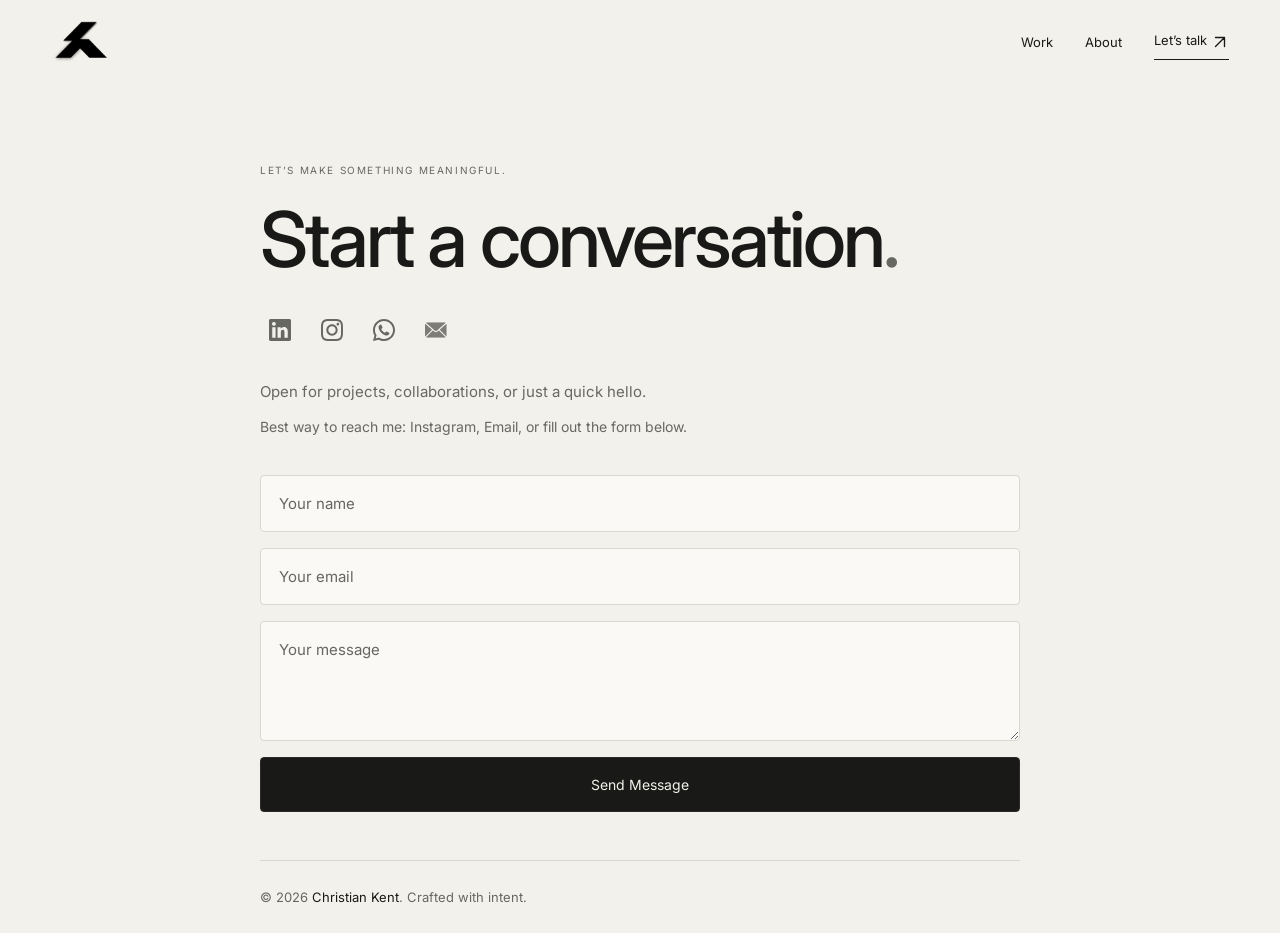
<file: contact.html>
<!DOCTYPE html>
<html lang="en">
<head>
<meta charset="UTF-8">
<meta name="viewport" content="width=device-width, initial-scale=1.0">
<title>Reach out - CK</title>
<link href="https://fonts.googleapis.com/css2?family=Inter:wght@300;400;500;600&display=swap" rel="stylesheet">

<link rel="stylesheet" href="css/contact.css">

<!-- Google tag (gtag.js) -->
<script async src="https://www.googletagmanager.com/gtag/js?id=G-2B1B66K14Q"></script>
<script>
  window.dataLayer = window.dataLayer || [];
  function gtag(){dataLayer.push(arguments);}
  gtag('js', new Date());

  gtag('config', 'G-2B1B66K14Q');
</script>

<link rel="stylesheet" href="css/brand.css">
<link rel="icon" href="/favicon.ico?v=ck3" sizes="any">
<link rel="icon" type="image/png" sizes="32x32" href="/assets/optimized/favicon-32.png?v=ck3">
<link rel="icon" type="image/png" sizes="16x16" href="/assets/optimized/favicon-16.png?v=ck3">
<link rel="apple-touch-icon" sizes="180x180" href="/apple-touch-icon.png?v=ck3">

  <meta property="og:title" content="Let’s Talk | Christian Kent">
  <meta property="og:description" content="Crafting real moments into stories for brands and creators.">
  <meta property="og:type" content="website">
  <meta property="og:url" content="https://chrstnkent.com/contact">
  <meta property="og:site_name" content="Christian Kent">
  <meta property="og:image" content="https://chrstnkent.com/assets/thumbnails/ck-share-banner.png">
  <meta property="og:image:type" content="image/png">
  <meta property="og:image:width" content="3194">
  <meta property="og:image:height" content="1646">
  <meta property="og:image:alt" content="CK logo with Christian Kent’s name and storytelling tagline on a dark background.">
  <meta name="twitter:card" content="summary_large_image">
  <meta name="twitter:title" content="Let’s Talk | Christian Kent">
  <meta name="twitter:description" content="Crafting real moments into stories for brands and creators.">
  <meta name="twitter:image" content="https://chrstnkent.com/assets/thumbnails/ck-share-banner.png">
  <meta name="twitter:image:alt" content="Christian Kent, video editor and storyteller.">
<script src="js/motion.js" defer></script>
<script src="js/pointer-effects.js" defer></script>
</head>
<body class="contact-page">
<header class="site-header">
  <a class="brand" href="index.html" aria-label="Christian Kent home"><img src="assets/optimized/ck-dbaac7fa-1280.webp" srcset="assets/optimized/ck-dbaac7fa-640.webp 640w, assets/optimized/ck-dbaac7fa-1280.webp 1280w" sizes="56px" width="1280" height="945" decoding="async" alt="CK"></a>
  <nav aria-label="Main navigation"><a href="index.html#work">Work</a><a href="about.html">About</a><a href="contact.html">Let’s talk <svg class="arrow-icon" aria-hidden="true" viewBox="0 0 24 24" fill="none" stroke="currentColor" stroke-width="1.8" stroke-linecap="round" stroke-linejoin="round"><path d="M6 18 18 6M6 6h12v12"/></svg></a></nav>
</header>
  <div class="custom-cursor-ring" aria-hidden="true"></div>
  <div class="custom-cursor-dot" aria-hidden="true"></div>

  <div class="wrap">
    <div class="contact-kicker">LET’S MAKE SOMETHING MEANINGFUL.</div>

    <h1 class="name">Start a conversation<span class="highlight">.</span></h1>

    <div class="socials">
        <a href="https://www.linkedin.com/in/chrstnkent/" target="_blank" aria-label="LinkedIn">
          <span class="social-icon icon-linkedin" aria-hidden="true"></span>
        </a>

        <a href="https://www.instagram.com/chrstnkent/" target="_blank" aria-label="Instagram">
          <span class="social-icon icon-instagram" aria-hidden="true"></span>
        </a>

        <a href="https://wa.me/639989544979" target="_blank" aria-label="WhatsApp">
          <span class="social-icon icon-whatsapp" aria-hidden="true"></span>
        </a>

        <a href="mailto:kent.creative@proton.me" aria-label="Email">
          <span class="social-icon icon-mail" aria-hidden="true"></span>
        </a>
      </div>

    <div class="contact-text">
      <p style="margin-top:30px; color:#aaa; font-size:15px; line-height:1.6;">
        Open for projects, collaborations, or just a quick hello.
      </p>

      <p style="margin-top:14px; color:#888; font-size:14px;">
        Best way to reach me: Instagram, Email, or fill out the form below.
      </p>
    </div>

    <br>

    <form name="contact" method="POST" data-netlify="true" class="contact-form">
      <input type="hidden" name="form-name" value="contact" />

      <input type="text" name="name" placeholder="Your name" required />
      <input type="email" name="email" placeholder="Your email" required />
      <textarea name="message" placeholder="Your message" required></textarea>

      <button type="submit">Send Message</button>

    </form>

    <footer class="footer">
      <p>© 2026 <span>Christian Kent</span>. Crafted with intent.</p>
    </footer>

  </div>


</body>
</html>
</file>
<file: css/style.css>
* { margin:0; padding:0; box-sizing:border-box; font-family:'Inter',sans-serif; }

    @media (hover: hover) and (pointer: fine) {
      body,
      body * {
        cursor:none;
      }

      a,
      button,
      .btn,
      input,
      textarea,
      select,
      [role="button"] {
        cursor:pointer;
      }

      iframe {
        cursor:auto;
      }
    }

    body {
      --top-glow-rgb:23 107 255;
      --bottom-glow-rgb:255 123 2;
      --glow-strength:0.34;
      position:relative;
      min-height:100vh;
      background:#07090f;
      color:#fff;
      overflow-x:hidden;
    }

    body::before,
    body::after {
      content:"";
      position:fixed;
      inset:0;
      pointer-events:none;
    }

    body::before {
      z-index:0;
      background:
        radial-gradient(circle at 4% 5%, rgb(var(--top-glow-rgb) / var(--glow-strength)) 0 12vmax, transparent 24vmax),
        radial-gradient(circle at 100% 100%, rgb(var(--bottom-glow-rgb) / calc(var(--glow-strength) + 0.1)) 0 18vmax, transparent 32vmax),
        linear-gradient(135deg, rgba(255,255,255,0.035), transparent 38%, rgba(255,255,255,0.02));
      filter:blur(18px) saturate(1.18);
      transform:translateZ(0);
    }

    body::after {
      z-index:0;
      background:rgba(7, 9, 15, 0.46);
      backdrop-filter:blur(34px);
      -webkit-backdrop-filter:blur(34px);
      box-shadow:inset 0 0 0 1px rgba(255,255,255,0.035);
    }

    .custom-cursor-ring,
    .custom-cursor-dot {
      position:fixed;
      top:0;
      left:0;
      z-index:9999;
      border-radius:50%;
      pointer-events:none;
      opacity:1;
      transform:translate3d(-100px, -100px, 0) translate(-50%, -50%);
      transition:opacity 0.2s ease;
      will-change:transform;
      mix-blend-mode:normal;
    }

    .custom-cursor-ring {
      width:34px;
      height:34px;
      border:2px solid rgba(255, 123, 2, 0.48);
    }

    .custom-cursor-dot {
      width:6px;
      height:6px;
      background:#FF7B02;
      box-shadow:0 0 12px rgba(255, 123, 2, 0.45);
    }

    .custom-cursor-ring.is-hidden,
    .custom-cursor-dot.is-hidden {
      opacity:0;
    }

    @media (hover: none), (pointer: coarse) {
      .custom-cursor-ring,
      .custom-cursor-dot {
        display:none;
      }
    }

    .container {
      position:relative;
      z-index:1;
      width:92%;
      max-width:1300px;
      margin:auto;
    }

    /* HERO */
    .hero {
      min-height:100vh;
      display:flex;
      flex-direction:column;
      justify-content:center;
      align-items:center;
      text-align:center;
      padding:60px 0;
      transform:scale(1.02);
      transform-origin:center;
    }

    .badge {
      background:#1a1a1a;
      padding:8px 16px;
      border-radius:999px;
      font-size:13px;
      color:#bbb;
      margin-bottom:28px;
      transition:0.4s;
    }

    .wave {
      display:inline-block;
      transform-origin: 70% 70%;
      animation: wave 2.2s ease-in-out infinite;
    }

    @keyframes wave {
      0% { transform: rotate(0deg); }
      10% { transform: rotate(14deg); }
      20% { transform: rotate(-8deg); }
      30% { transform: rotate(14deg); }
      40% { transform: rotate(-4deg); }
      50% { transform: rotate(10deg); }
      60% { transform: rotate(0deg); }
      100% { transform: rotate(0deg); }
    }

    .hero h2 {
      font-size: clamp(42px, 5vw, 72px);
      font-weight:600;
      line-height:1.1;
      max-width:900px;
      letter-spacing:-1.5px;
    }

    .highlight { color:#FF7B02; }

    .stats {
      display:flex;
      justify-content:center;
      gap:40px;
      margin-top:50px;
      flex-wrap:wrap;
      max-width:700px;
      width:100%;
      order:1;
    }

    .stat {
      display:flex;
      align-items:center;
      gap:12px;
      color:#aaa;
      font-size:14px;
      justify-content:center;
      text-align:left;
    }

    .stat-box {
      background:#1a1a1a;
      padding:10px 14px;
      border-radius:10px;
      font-weight:600;
      color:#fff;
      transition:0.4s;
    }

    .divider {
      width:1px;
      height:30px;
      background:#222;
    }

    .cta {
      margin-top:40px;
      display:flex;
      gap:16px;
      justify-content:center;
      flex-wrap:wrap;
      order:3;
    }

    .btn {
      padding:12px 20px;
      border-radius:999px;
      font-size:14px;
      text-decoration:none;
      transition:0.3s ease;
      border:1px solid #2a2a2a;
    }

    .btn-primary {
      background:#FF7B02;
      color:#fff;
      border:none;
    }

    .btn-primary:hover { opacity:0.85; }

    .btn-secondary {
      color:#ccc;
      background:transparent;
    }

    .btn-secondary:hover {
      background:#1a1a1a;
      color:#fff;
    }

    /* HERO LOGO */
    .hero-logo {
      display:flex;
      justify-content:center;
      margin-bottom:30px;
      transform:translateY(-14px);
    }

    .hero-logo img {
      display:block;
      width:clamp(78px, 8vw, 110px);
      height:auto;
      opacity:0.82;
    }

    /* SOCIALS */
    .socials {
      margin-top:30px;
      display:flex;
      justify-content:center;
      gap:18px;
      order:2;
    }

    .socials a {
      width:40px;
      height:40px;
      display:flex;
      align-items:center;
      justify-content:center;
      border-radius:50%;
      color:#aaa;
      text-decoration:none;
      transition:0.3s;
    }

    .socials a svg {
      width:22px;
      height:22px;
      fill:currentColor;
    }

    .socials a:hover {
      color:#fff;
      transform:translateY(-2px) scale(1.1);
    }

    /* SCROLL TEXT */
    .scroll-text {
      margin-top:50px;
      font-size:14px;
      color:#888;
      order:4;
    }

    .wink {
      display:inline-block;
      animation: wink 2.5s infinite;
    }

    @keyframes wink {
      0%, 80%, 100% { transform: scale(1); }
      85% { transform: scale(1.2); }
      90% { transform: scale(0.9); }
    }

/* ALBUM SECTION */
    .albums {
      margin-top:80px;
      display:grid;
      grid-template-columns:repeat(2, 1fr);
      gap:30px;
    }

    .album-card {
      position:relative;
      cursor:pointer;
      overflow:hidden;
      border-radius:16px;
      background:#111;
      border:1px solid transparent;
      transform:translateZ(0);
      transition:transform 0.3s ease, border-color 0.3s ease, box-shadow 0.3s ease;
    }

    .album-card:hover,
    .album-card:focus-visible {
      transform:translateY(-6px);
    }

    .album-card:focus-visible {
      outline:2px solid #FF7B02;
      outline-offset:4px;
    }

    .album-card.is-active {
      border-color:rgba(255, 123, 2, 0.8);
      box-shadow:0 14px 35px rgba(255, 123, 2, 0.14);
    }

    .album-card.is-active .album-thumb {
      transform:scale(1.035);
    }

    .album-thumb {
      width:100%;
      aspect-ratio:16/9;
      background:#222;
      background-size:cover;
      background-position:center;
      transition:transform 0.5s ease;
    }

    .album-overlay {
      position:absolute;
      bottom:0;
      left:0;
      right:0;
      padding:20px;
      background:linear-gradient(to top, rgba(0,0,0,0.8), transparent);
    }

    .album-title {
      font-size:18px;
      font-weight:600;
      color:#fff;
    }

    .album-meta {
      font-size:13px;
      color:#ccc;
      margin-top:4px;
    }

    .album-content {
      grid-column: 1 / -1;
      width:100%;
      max-width:1100px;
      margin:0 auto;
      display:none;
      grid-template-columns:repeat(2, 1fr);
      gap:24px;
    }

    /* On desktop, reveal content directly after the clicked card's grid row. */
    @media (min-width:769px) {
      .albums[data-active-album="album1"] .album-card {
        order:3;
      }

      .albums[data-active-album="album1"] .album-card[data-album="album1"] {
        order:1;
      }

      .albums[data-active-album="album1"] #album1 {
        order:2;
      }

      .albums[data-active-album="album4"] .album-card {
        order:3;
      }

      .albums[data-active-album="album4"] .album-card[data-album="album1"],
      .albums[data-active-album="album4"] .album-card[data-album="album4"] {
        order:1;
      }

      .albums[data-active-album="album4"] #album4 {
        order:2;
      }

      .albums[data-active-album="album2"] .album-card[data-album="album1"],
      .albums[data-active-album="album2"] .album-card[data-album="album4"] {
        order:1;
      }

      .albums[data-active-album="album2"] .album-card[data-album="album2"] {
        order:3;
      }

      .albums[data-active-album="album2"] #album2 {
        order:4;
      }

      .albums[data-active-album="album2"] .album-card[data-album="album3"] {
        order:5;
      }

      .albums[data-active-album="album3"] .album-card[data-album="album1"],
      .albums[data-active-album="album3"] .album-card[data-album="album4"] {
        order:1;
      }

      .albums[data-active-album="album3"] .album-card[data-album="album2"],
      .albums[data-active-album="album3"] .album-card[data-album="album3"] {
        order:3;
      }

      .albums[data-active-album="album3"] #album3 {
        order:4;
      }
    }

    .album-content.active {
      display:grid;
      margin:30px auto 0;
      animation:album-reveal 0.38s cubic-bezier(0.22, 1, 0.36, 1) both;
    }

    @keyframes album-reveal {
      from { opacity:0; transform:translateY(-12px); }
      to { opacity:1; transform:translateY(0); }
    }

    .album-content iframe:not(.instagram-media) {
      width:100%;
      aspect-ratio:16/9;
      height:auto;
      border:0;
      border-radius:12px;
    }

    .video-link {
      display:block;
      text-decoration:none;
    }

    .video-thumb {
      width:100%;
      aspect-ratio:16/9;
      border-radius:12px;
      background-size:cover;
      background-position:center;
      background-color:#222;
    }

    @media (max-width:768px) {
      .albums { grid-template-columns:1fr; gap:20px; }
      .album-card,
      .album-content { order:initial; }
      .album-content { grid-template-columns:1fr; gap:16px; }
      .album-content.active { margin-top:20px; }

      /* FIX STATS MOBILE */
      .stats {
        flex-direction:column;
        align-items:center;
        gap:20px;
      }

      .stat {
        width:auto;
        justify-content:center;
        text-align:center;
      }

      .divider {
        display:none;
      }
    }

    @media (prefers-reduced-motion:reduce) {
      .album-card,
      .album-thumb,
      .album-content {
        transition-duration:0.01ms;
      }

      .album-content.active {
        animation-duration:0.01ms;
      }
    }

    /* TESTIMONIALS */
    .testimonials {
      margin-top:80px;
      padding:40px 0;
      text-align:center;
    }

    .testimonials-container {
      display:grid;
      grid-template-columns:repeat(2, 1fr);
      gap:30px;
      max-width:900px;
      margin:0 auto;
    }

    .testimonial {
      background:#111;
      padding:24px;
      border-radius:16px;
      text-align:left;
    }

    .testimonial-text {
      font-size:15px;
      color:#ccc;
      line-height:1.6;
      text-align: justify;
      text-justify: inter-word; /* Works in some browsers */
      hyphens: auto;            /* Allows word breaking */
    }

    .testimonial-author {
      margin-top:16px;
      font-weight:600;
    }

    .testimonial-role {
      font-size:13px;
      color:#888;
    }

    @media (max-width:768px) {
      .testimonials-container {
        grid-template-columns:1fr;
      }
    }

    /* BOTTOM CTA */
    .bottom-cta {
      margin-top:60px;
      padding:40px 0;
      text-align:center;
    }

    .bottom-cta-container h3 {
      font-size:28px;
      font-weight:600;
      margin-bottom:10px;
    }

    .bottom-cta-container p {
      color:#aaa;
      margin-bottom:24px;
    }

    .bottom-cta .btn {
      font-size:15px;
      padding:14px 24px;
    }

    /* FOOTER */
    .footer {
      margin-top:120px;
      padding:40px 0 30px;
      text-align:center;
      color:#666;
      font-size:13px;
    }

    .footer span {
      color:#aaa;
    }


    .album-description {
    grid-column: 1 / -1;
    text-align: center;
    max-width: 650px;
    margin: 50px auto 30px;
    line-height: 1.6;
    opacity: 0.8;
    }
</file>
<file: css/brand.css>
/* CK: geometric editorial identity, shared across the portfolio. */
:root{--paper:#f3f1eb;--ink:#191a18;--muted:#676862;--accent:#676862;--line:#d9d7cf}
html{scroll-behavior:smooth;scroll-padding-top:24px}
body{background:var(--paper);color:var(--ink);display:block}
body::before,body::after{display:none}
body,body *{cursor:auto}
a,button,[role="button"],.btn{cursor:pointer}
.custom-cursor-ring,.custom-cursor-dot{display:none!important}
a{color:inherit}
.site-header{width:92%;max-width:1300px;margin:0 auto;padding:28px 0;display:flex;align-items:center;justify-content:space-between;gap:24px;border-bottom:1px solid var(--line);position:relative;z-index:2}
.brand{display:flex;align-items:center;gap:16px;text-decoration:none;font-size:12px;font-weight:600;letter-spacing:1.4px}
.brand img{width:56px;height:44px;object-fit:contain;mix-blend-mode:multiply}
.brand-role{display:block;font-size:9px;letter-spacing:1.1px;color:var(--muted);margin-top:5px}
.site-header nav{display:flex;gap:32px;align-items:center;font-size:13px}
.site-header nav a{text-decoration:none;padding:8px 0}
.site-header nav a:last-child{border-bottom:1px solid var(--ink)}
.site-header nav a:hover{color:var(--accent)}
.hero{min-height:0;padding:100px 0 50px;align-items:flex-start;text-align:left;transform:none;position:relative}
.badge{padding:0;background:none;border-radius:0;color:var(--muted);font-size:14px;margin-bottom:32px;display:flex;gap:12px;align-items:center}
.tiny-mark{width:12px;height:12px;background:var(--accent);transform:skew(-35deg)}
.hero h1{font-size:clamp(60px,8.4vw,116px);font-weight:500;line-height:1.02;letter-spacing:-.065em;margin:0;max-width:1000px}
.hero h1 span{color:var(--muted)}
.hero-description{max-width:440px;font-size:16px;line-height:1.7;color:var(--muted);margin-top:30px}
.hero .cta{order:0;justify-content:flex-start;margin-top:30px;gap:12px}
.btn{border-radius:4px;padding:16px 22px;font-size:13px;display:inline-flex;gap:30px;align-items:center;text-decoration:none;border:1px solid var(--line)}
.btn-primary{background:var(--ink);color:var(--paper)}
.btn-primary:hover{background:var(--accent);opacity:1}
.btn-secondary{color:var(--ink);background:transparent}
.btn-secondary:hover{background:#e6e3da;color:var(--ink)}
.hero .stats{order:1;margin-top:70px;max-width:none;justify-content:flex-start;gap:32px;padding-top:24px;border-top:1px solid var(--line)}
.stat{color:var(--muted);font-size:12px;gap:12px}
.stat-box{padding:0;background:none;color:var(--ink);font-size:25px;font-weight:500;border-radius:0;letter-spacing:-1px}
.divider{background:var(--line)}
.hero .socials{position:absolute;right:0;bottom:105px;gap:8px;margin:0}
.socials a{color:var(--muted);border-radius:0}
.socials a:hover{color:var(--accent);transform:translateY(-2px)}
.scroll-text{order:4;margin-top:40px;font-size:10px;letter-spacing:1.5px;color:var(--muted);display:flex;justify-content:space-between;width:100%}
.work-section{background:var(--ink);color:var(--paper);padding:72px max(4vw,calc((100vw - 1300px)/2));margin:0 calc((100% - 100vw)/2);scroll-margin-top:0}
.work-heading{display:flex;justify-content:space-between;gap:32px;align-items:flex-end;margin-bottom:44px}
.section-label{font-size:10px;letter-spacing:1.8px;color:var(--muted);margin-bottom:22px}
.work-section .section-label{color:#aaa99f}
.work-heading h2,.testimonial-heading{font-size:clamp(34px,4vw,54px);font-weight:500;letter-spacing:-2px;line-height:1.1}
.work-heading>p{font-size:13px;line-height:1.8;color:#aaa99f}
.albums{margin-top:0;gap:26px}
.album-card{border-radius:5px;background:#292a27}
.album-thumb{transition:transform .5s ease}
.album-card:hover .album-thumb{transform:scale(1.035)}
.album-overlay{padding:24px;background:linear-gradient(transparent,rgba(0,0,0,.85))}
.album-title{font-size:24px;font-weight:500;letter-spacing:-.7px}
.album-title::after{content:'';float:right;width:24px;height:24px;background:currentColor;mask:url('../assets/icons/arrow-up-right.svg') center/contain no-repeat;-webkit-mask:url('../assets/icons/arrow-up-right.svg') center/contain no-repeat}
.album-meta{font-size:11px;margin-top:9px;color:#d1d1ca}
.album-card.is-active{border-color:#aaa99f;box-shadow:none}
.album-content iframe,.video-thumb{border-radius:4px}
.testimonials{margin-top:0;padding:90px 0;text-align:left}
.testimonial-heading{margin-bottom:40px}
.testimonials-container{max-width:none;gap:40px}
.testimonial{background:none;padding:28px 0 0;border-radius:0;border-top:1px solid var(--line)}
.testimonial-text{text-align:left;hyphens:none;font-size:16px;line-height:1.8;color:var(--muted)}
.testimonial-author{color:var(--ink);margin-top:24px}
.testimonial-role{color:var(--muted);margin-top:4px}
.bottom-cta{border-top:1px solid var(--line);margin-top:0;padding:70px 0;text-align:left}
.bottom-cta-container h3{font-size:clamp(38px,5vw,66px);letter-spacing:-2.5px;font-weight:500}
.bottom-cta-container p{color:var(--muted)}
.footer{margin-top:0;border-top:1px solid var(--line);padding:28px 0;text-align:left;color:var(--muted)}
.footer span{color:var(--ink)}
.highlight{color:var(--accent)}
.about-page .wrap{margin:70px auto 0;max-width:1200px}
.about-page p{color:var(--muted)}
.about-page h1{font-size:clamp(38px,4.5vw,64px);font-weight:500;letter-spacing:-2.5px;line-height:1.08}
.about-page .visual{border-radius:5px}
.about-page .collab{padding:40px 0;border-top:1px solid var(--line);border-bottom:1px solid var(--line)}
.about-page .collab h3{color:var(--muted)}
.about-page .journey,.about-page .personal-videos{margin:80px auto;width:92%}
.about-page .section-heading{text-align:left}
.about-page .section-heading h2{font-weight:500;letter-spacing:-1.5px}
.about-page .journey-meta,.about-page .journey-date{color:var(--muted)}
.about-page .journey-media,.about-page .fp-image,.about-page .fp-video{border-radius:5px}
.about-page .footer{width:92%;max-width:1300px;margin:auto}
.contact-page .wrap{margin:80px auto 0;max-width:760px;text-align:left}
.contact-kicker{font-size:10px;letter-spacing:1.6px;color:var(--muted);margin-bottom:24px}
.contact-page .name{font-size:clamp(48px,6vw,78px);line-height:1.04;letter-spacing:-3px;color:var(--ink);font-weight:500}
.contact-page .socials{justify-content:flex-start;gap:12px}
.contact-text p{color:var(--muted)!important}
.contact-form{max-width:none;margin-top:20px}
.contact-form input,.contact-form textarea{border:1px solid var(--line);border-radius:4px;background:#faf9f5;color:var(--ink);padding:18px;font-size:15px}
.contact-form input:focus,.contact-form textarea:focus{border-color:var(--ink);box-shadow:none}
.contact-form button{border-radius:4px;background:var(--ink);color:var(--paper);padding:18px}
.contact-form button:hover{background:var(--accent)}
.contact-page .back{justify-content:flex-start;margin:30px 0}
.contact-page .back a{background:none;color:var(--muted);padding:0;border-radius:0;font-size:13px}
a:focus-visible,button:focus-visible{outline:2px solid var(--accent);outline-offset:5px}
@media(max-width:768px){.site-header{padding:20px 0}.brand{gap:10px}.brand img{width:42px;height:34px}.brand>span{font-size:10px}.brand-role{display:none}.site-header nav{gap:18px;font-size:12px}.hero{padding-top:65px}.hero h1{font-size:clamp(49px,10vw,76px)}.hero-description{font-size:14px;max-width:360px}.hero .stats{flex-direction:row;gap:24px;align-items:flex-start;flex-wrap:wrap;margin-top:50px}.stat{flex-direction:column;align-items:flex-start;text-align:left;gap:5px;font-size:10px}.stat-box{font-size:22px}.hero .socials{position:static;order:2;margin-top:22px}.scroll-text{margin-top:24px}.work-section{padding-top:50px;padding-bottom:50px}.work-heading{display:block}.work-heading>p{margin-top:22px}.album-title{font-size:22px}.album-meta{font-size:10px}.album-overlay{padding:18px}.testimonials{padding:60px 0}.testimonials-container{gap:28px}.testimonial-text{font-size:14px}.bottom-cta{padding:50px 0}.about-page .wrap{margin-top:40px}.about-page .grid{gap:30px}.contact-page .wrap{margin-top:50px}.contact-page .name{font-size:50px;letter-spacing:-2px}}
@media(prefers-reduced-motion:reduce){html{scroll-behavior:auto}*,*::before,*::after{animation:none!important;transition:none!important}}
.brand img{filter:brightness(0)}
.about-page .journey-copy h3,.about-page .personal-video-card h3{color:var(--ink)}
.about-page .journey-location{color:var(--muted)}
.about-page .section-kicker{color:var(--accent)}
.about-page .journey-placeholder{border-color:var(--line);background:#e8e5dd;color:var(--muted)}
/* Refinements: full-screen introduction and monochrome palette. */
.site-header{padding:20px 0;border-bottom:0}
.hero{min-height:calc(100svh - 84px);padding:50px 0 24px}
.hero-meta{display:flex;align-items:center;justify-content:space-between;gap:30px;width:100%;border-top:1px solid var(--line);padding-top:24px;margin-top:auto;order:1}
.hero .cta{margin-bottom:54px}
.hero .stats{margin:0;padding:0;border:0;width:auto;max-width:none;order:0}
.hero .socials{position:static;margin:0;order:0;flex-shrink:0}
.scroll-text{margin-top:28px}
.album-card:focus-visible{outline-color:#aaa99f}
.contact-page .footer{margin-top:48px}
.about-page{--paper:#191a18;--ink:#f3f1eb;--muted:#b2b2aa;--line:#3c3d38;--accent:#b2b2aa}
.about-page .brand img{filter:brightness(0) invert(1);mix-blend-mode:normal}
.about-page .wrap{margin-top:48px}
.about-page .btn-primary:hover{background:#d1d0c8;color:#191a18}
.about-page .btn-secondary:hover{background:#30312c;color:var(--ink)}
.about-page .journey-placeholder{background:#252620}
.about-page>.cta{width:92%;max-width:1300px;justify-content:flex-start;margin:0 auto;padding:20px 0 56px}
.about-page .logos{background:#f3f1eb;padding:32px 24px;border-radius:4px}
.about-page .logos img{opacity:1}
@media(max-width:768px){.site-header{padding:20px 0}.hero{min-height:calc(100svh - 74px);padding-top:35px}.hero .cta{margin-bottom:40px}.hero-meta{flex-wrap:wrap;gap:20px}.hero .stats{flex-direction:row;gap:28px;margin:0}.hero .socials{margin:0;gap:8px}.scroll-text{margin-top:22px}.about-page>.cta{padding-bottom:42px}.about-page .wrap{margin-top:30px}}
.about-page .logos{background:#2b2c28}
/* Balance the hero's free space around the introduction. */
.hero .badge{margin-top:auto}
.hero-meta{margin-top:auto}
.testimonial-text{text-align:justify;text-justify:inter-word;hyphens:none}
.about-page .logos{background:none;padding:12px 0;border-radius:0}
.about-page .collab h3 .highlight{color:var(--ink);font-weight:600}
.about-page>.cta{justify-content:center}
.socials a svg.social-outline{fill:none;stroke:currentColor;stroke-width:1.8;stroke-linecap:round;stroke-linejoin:round}
.socials a svg .phone-mark{fill:currentColor;stroke:none}
/* Supplied SVG assets inherit the social links' monochrome colour. */
.social-icon{display:block;width:22px;height:22px;background:currentColor;mask:var(--social-icon) center/contain no-repeat;-webkit-mask:var(--social-icon) center/contain no-repeat}
.icon-linkedin{--social-icon:url('../assets/icons/linkedin.svg')}
.icon-instagram{--social-icon:url('../assets/icons/instagram.svg')}
.icon-whatsapp{--social-icon:url('../assets/icons/whatsapp.svg')}
.icon-mail{--social-icon:url('../assets/icons/mail.svg')}

.arrow-icon{width:18px;height:18px;flex-shrink:0;vertical-align:middle}
/* Preserve logo proportions with explicit intrinsic image dimensions. */
.logos img{width:auto}

/* Local Instagram Reel embed trial. */
.instagram-reel-preview{width:100%;max-width:326px;justify-self:center;min-width:0}
.instagram-reel-preview .instagram-media{width:100%!important;min-width:0!important;max-width:100%!important;margin:0!important}
.album-content .instagram-reel-preview iframe{aspect-ratio:auto;border-radius:3px}
.album-content .instagram-reel-preview iframe{height:revert}

#album3{align-items:start}

.instagram-link-card{display:block;text-decoration:none;color:#000;width:100%;max-width:460px;background:#fff;border-radius:12px;overflow:hidden;border:1px solid #dedede;box-shadow:0 1px 4px #0000001a;justify-self:center}
.instagram-card-image{width:100%;aspect-ratio:16/9;background:#f2f2f2;overflow:hidden}
.instagram-card-image>img{width:100%;height:100%;object-fit:cover;display:block}
.instagram-card-copy{padding:14px 16px;display:flex;flex-direction:column;gap:6px;font-size:16px;line-height:1.4}
.instagram-card-label{display:flex;align-items:center;gap:8px;font-size:11px;color:#999;letter-spacing:.5px;text-transform:uppercase}
.instagram-card-label img{width:15px;height:15px;flex-shrink:0}
/* Local trial: horizontal Instagram preview cards. */
.instagram-link-card{display:flex;min-height:140px;align-items:stretch}
.instagram-card-image{width:140px;flex-shrink:0;align-self:stretch;aspect-ratio:auto;position:relative}
.instagram-card-image>img{position:absolute;inset:0;width:100%;height:100%;object-fit:cover}
.instagram-card-copy{padding:14px;gap:4px;flex:1;min-width:0;justify-content:center}
.instagram-card-copy>div:nth-child(2){display:-webkit-box;-webkit-line-clamp:2;-webkit-box-orient:vertical;overflow:hidden}
@media(max-width:380px){.instagram-card-image{width:110px}}

/* Portrait link preview reference. */
.instagram-link-card{aspect-ratio:5/3;min-height:0;max-width:460px}
.instagram-card-image{width:34%;height:auto;aspect-ratio:9/16}
.instagram-card-image>img{object-fit:cover}
.instagram-card-copy{padding:14px;gap:8px}
.instagram-card-label{gap:7px;flex-wrap:wrap;letter-spacing:.5px;font-size:11px}
.reel-date{text-transform:none;letter-spacing:0}
.instagram-colour-icon{display:block;width:15px;height:15px;flex-shrink:0;background:radial-gradient(circle at 25% 100%,#ffdc80,#fcaf45 20%,#f77737 35%,#e1306c 55%,#c13584 65%,#833ab4 80%,#405de6);mask:url('../assets/icons/instagram.svg') center/contain no-repeat;-webkit-mask:url('../assets/icons/instagram.svg') center/contain no-repeat}
.reel-play{position:absolute;z-index:1;left:50%;top:50%;transform:translate(-50%,-50%);width:34px;height:34px;display:grid;place-items:center;border-radius:50%;background:#0005;color:white}
.reel-play svg{width:20px;height:20px;margin-left:-3px}
@media(max-width:380px){.instagram-card-image{width:34%}.instagram-card-copy{padding:10px}.instagram-card-label{font-size:9px;gap:5px}.instagram-card-copy>div:nth-child(2){font-size:14px}}
/* Match the Instagram link cards to the dark portfolio section. */
.instagram-link-card{background:#232420;color:#f3f1eb;border-color:#3c3d38;box-shadow:none}
.instagram-card-label{color:#aaa99f}
.instagram-link-card:hover{border-color:#77786f;background:#292a25}

.reel-views{display:flex;align-items:center;gap:7px;margin-top:6px;font-size:14px;font-weight:600;color:#f3f1eb}
.reel-views svg{width:20px;height:20px;flex-shrink:0}
/* Keep Instagram previews the same size as neighbouring YouTube players. */
#album3 .instagram-link-card{width:100%;max-width:none;aspect-ratio:16/9;min-height:0;border-radius:4px}
#album3 .instagram-card-image{width:31.640625%;aspect-ratio:auto;align-self:stretch}
/* Restrained motion without intercepting wheel or touch scrolling. */
:root{--motion-ease:cubic-bezier(.22,1,.36,1)}
.btn,.socials a,.site-header nav a,.instagram-link-card,.slider-btn{transition:transform .25s var(--motion-ease),background-color .25s ease,color .25s ease,border-color .25s ease,box-shadow .25s ease}
.album-card{transition:transform .35s var(--motion-ease),border-color .3s ease,box-shadow .3s ease}
.album-thumb,.instagram-card-image>img{transition:transform .6s var(--motion-ease)}
@media(hover:hover) and (pointer:fine){
 .btn:hover{transform:translateY(-2px)}
 .instagram-link-card:hover{transform:translateY(-3px);box-shadow:0 8px 22px #0002}
 .instagram-link-card:hover .instagram-card-image>img{transform:scale(1.035)}
 .album-card:hover{transform:translateY(-4px)}
 .socials a:hover{transform:translateY(-2px)}
}
.btn:active,.instagram-link-card:active{transform:translateY(0)}
.reveal-item{transition:opacity .5s ease,transform .65s var(--motion-ease)}
.reveal-pending{opacity:0;transform:translateY(16px)}
::view-transition-old(root),::view-transition-new(root){animation-duration:.22s;animation-timing-function:ease-out}
@media(prefers-reduced-motion:reduce){.reveal-pending{opacity:1;transform:none}::view-transition-old(root),::view-transition-new(root){animation:none}}
/* Continuous logo strip, using two identical groups for a seamless loop. */
.about-page .logo-marquee{display:block;overflow:hidden;padding:24px 0;mask-image:linear-gradient(90deg,transparent,#000 6%,#000 94%,transparent);-webkit-mask-image:linear-gradient(90deg,transparent,#000 6%,#000 94%,transparent)}
.logo-track{display:flex;width:max-content;animation:logo-drift 32s linear infinite}
.logo-group{display:flex;align-items:center;justify-content:space-around;gap:48px;width:max(1100px,92vw);flex-shrink:0;padding:0 24px}
.about-page .logo-group img{width:auto;height:48px;max-width:160px;object-fit:contain;flex-shrink:0;opacity:.85;transform:none}
.about-page .logo-group img:hover{opacity:1;transform:none}
.logo-marquee:hover .logo-track,.logo-marquee:focus-within .logo-track{animation-play-state:paused}
.logo-marquee:focus-visible{outline:1px solid var(--muted);outline-offset:4px}
@keyframes logo-drift{to{transform:translateX(-50%)}}
@media(max-width:768px){.logo-group{width:1000px;gap:36px}.about-page .logo-group img{height:40px;max-width:140px}}
@media(prefers-reduced-motion:reduce){.about-page .logo-marquee{mask-image:none;-webkit-mask-image:none}.logo-track{width:100%;animation:none}.logo-group{width:100%;flex-wrap:wrap;gap:32px;padding:0}.logo-group[aria-hidden="true"]{display:none}}
.stat-box{font-variant-numeric:tabular-nums;position:relative}
.stat-box>span[aria-hidden]{display:inline-block;min-width:1ch;white-space:nowrap}
.stat-readable{position:absolute;width:1px;height:1px;padding:0;margin:-1px;overflow:hidden;clip-path:inset(50%);white-space:nowrap}
.stat-box::before{content:attr(data-stat-value);visibility:hidden}
.stat-box>span[aria-hidden]{position:absolute;left:0;top:0}
/* Theme-neutral cursor; interactive controls retain the native pointer. */
@media(hover:hover) and (pointer:fine) and (prefers-reduced-motion:no-preference){
 body.cursor-visible{cursor:none}
 body.cursor-visible .custom-cursor-ring,body.cursor-visible .custom-cursor-dot{display:block!important;opacity:1;mix-blend-mode:difference;transition:none;background:none;box-shadow:none}
 body.cursor-visible .custom-cursor-ring{width:30px;height:30px;border:1px solid #f3f1eb}
 body.cursor-visible .custom-cursor-dot{width:5px;height:5px;background:#f3f1eb}
 .magnetic-button{transition:translate .45s cubic-bezier(.22,1.35,.36,1),transform .25s var(--motion-ease),background-color .25s ease,color .25s ease,border-color .25s ease}
 .magnetic-button.magnetic-active{transition-duration:.16s,.25s,.25s,.25s,.25s}
}
@media(hover:hover) and (pointer:fine) and (prefers-reduced-motion:no-preference){body.cursor-visible *{cursor:none}}

/* Give the home logo the same tactile response as the buttons. */
.site-header .brand{border-radius:4px}
.site-header .brand img{transition:transform .3s var(--motion-ease),opacity .25s ease}
@media(hover:hover) and (pointer:fine) and (prefers-reduced-motion:no-preference){
 .site-header .brand:hover img{transform:translateY(-2px) scale(1.06);opacity:.85}
 .site-header .brand:active img{transform:scale(.97);opacity:1}
}
/* Fading quotes, retaining the full original testimonials. */
.testimonials-container.quote-stage{display:grid;grid-template-columns:1fr;max-width:900px;margin:0 auto;gap:0}
.quote-stage .testimonial{grid-area:1/1;padding:28px 24px 18px;border:0;text-align:center;opacity:0;visibility:hidden;pointer-events:none;transform:translateY(10px);transition:opacity .5s ease,transform .5s var(--motion-ease),visibility .5s}
.quote-stage .testimonial.quote-active{opacity:1;visibility:visible;pointer-events:auto;transform:none}
.quote-stage .testimonial-text{font-size:clamp(16px,1.8vw,21px);line-height:1.65;text-align:center;color:var(--ink);letter-spacing:-.3px;margin-bottom:16px}
.quote-mark{display:block;font-size:72px;line-height:.8;color:var(--muted);margin-bottom:22px;font-family:Georgia,serif}
.quote-stage .testimonial-author{margin-top:24px;font-size:14px}
.quote-stage .testimonial-role{font-size:12px;margin-top:6px}
.quote-controls{display:flex;align-items:center;justify-content:center;gap:10px;margin-top:24px;min-height:44px}
.quote-dot{padding:0;width:28px;height:28px;background:none;border:0;display:grid;place-items:center}
.quote-dot::after{content:'';width:6px;height:6px;border-radius:10px;background:var(--line);transition:width .3s ease,background-color .3s ease}
.quote-dot[aria-pressed="true"]::after{width:22px;background:var(--muted)}
.quote-pause{background:none;border:1px solid var(--line);border-radius:4px;color:var(--muted);font-size:11px;padding:7px 10px;margin-left:12px}
@media(max-width:768px){.quote-stage .testimonial{padding:24px 0 12px}.quote-stage .testimonial-text{font-size:16px}}
@media(prefers-reduced-motion:reduce){.quote-stage .testimonial{transition:none;transform:none}}
</file>
<file: css/about.css>
*{margin:0;padding:0;box-sizing:border-box;font-family:'Inter',sans-serif}
body{
  --top-glow-rgb:23 107 255;
  --bottom-glow-rgb:255 123 2;
  --glow-strength:0.34;
  position:relative;
  background:#07090f;
  color:#fff;
  min-height:100vh;
  display:flex;
  flex-direction:column;
  align-items:center;
  justify-content:flex-start;
  overflow-x:hidden;
}

body::before,
body::after{
  content:"";
  position:fixed;
  inset:0;
  pointer-events:none;
}

body::before{
  z-index:0;
  background:
    radial-gradient(circle at 4% 5%, rgb(var(--top-glow-rgb) / var(--glow-strength)) 0 12vmax, transparent 24vmax),
    radial-gradient(circle at 100% 100%, rgb(var(--bottom-glow-rgb) / calc(var(--glow-strength) + 0.1)) 0 18vmax, transparent 32vmax),
    linear-gradient(135deg, rgba(255,255,255,0.035), transparent 38%, rgba(255,255,255,0.02));
  filter:blur(18px) saturate(1.18);
  transform:translateZ(0);
}

body::after{
  z-index:0;
  background:rgba(7, 9, 15, 0.46);
  backdrop-filter:blur(34px);
  -webkit-backdrop-filter:blur(34px);
  box-shadow:inset 0 0 0 1px rgba(255,255,255,0.035);
}

.wrap{
  position:relative;
  z-index:1;
  width:92%;
  max-width:1100px;
  margin-top:90px;
}

.grid{
  display:grid;
  grid-template-columns: 1fr 1.2fr;
  gap:60px;
  align-items:center;
}

/* IMAGE SIDE */
.visual{
  width:100%;
  aspect-ratio: 3/4;
  border-radius:18px;
  overflow:hidden;
  background:#141414;
  display:flex;
  align-items:center;
  justify-content:center;
}

.visual img{
  width:100%;
  height:100%;
  object-fit:cover;
}

/* TEXT SIDE */
.content{
  max-width:520px;
}

.eyebrow{
  font-size:15px;
  color:#888;
  margin-bottom:14px;
}

h1{
  font-size:38px;
  line-height:1.2;
  margin-bottom:18px;
  letter-spacing:-1px;
}

p{
  color:#aaa;
  line-height:1.7;
  margin-bottom:14px;
}

.highlight{color:#FF7B02}

.actions {
  margin-top: 40px;
  padding-top: 20px;
  border-top: 1px solid #1a1a1a;
  display: flex;
  gap: 12px;
  justify-content: center;
  opacity: 0.6;
  transform: translateY(10px);
  transition: 0.3s ease;
}

.cta {
  position:relative;
  z-index:1;
  margin-top:72px;
  display:flex;
  gap:16px;
  justify-content:center;
  flex-wrap:wrap;
}

    .btn {
      padding:12px 20px;
      border-radius:999px;
      font-size:14px;
      text-decoration:none;
      transition:0.3s ease;
      border:1px solid #2a2a2a;
    }

    .btn-primary {
      background:#FF7B02;
      color:#fff;
      border:none;
    }

    .btn-primary:hover { opacity:0.85; }

    .btn-secondary {
      color:#ccc;
      background:transparent;
    }

    .btn-secondary:hover {
      background:#1a1a1a;
      color:#fff;
    }

@media(max-width:768px){
  .grid{grid-template-columns:1fr;gap:40px}
  h1{font-size:30px}

  .journey,
  .personal-videos {
    width:88%;
    margin-top:72px;
  }

  .section-heading { margin-bottom:30px; }
  .journey-feed { gap:42px; }

  .journey-card {
    grid-template-columns:1fr;
    gap:20px;
  }

  .journey-copy { max-width:none; }

  .personal-video-grid {
    grid-template-columns:1fr;
    gap:36px;
  }

  .personal-video-card:first-child:nth-last-child(odd) { width:100%; }
}

/* NAVBAR */
.nav{
  position:relative;
  top:0;
  left:0;
  width:100%;
  display:flex;
  justify-content:center;
  padding:20px 0;
  z-index:100;
  background:rgba(11,11,11,0.6); /* ADD THIS */
  backdrop-filter: blur(10px);
}

.nav img{
  height:28px;
  width:auto;
  opacity:0.9;
}

.collab{
  margin-top:70px;
  text-align:center;
}

.collab h3{
  font-size:18px;
  color:#aaa;
  margin-bottom:14px;
  font-weight:400;
}

.logos{
  display:flex;
  justify-content:center;
  gap:40px;
  flex-wrap:wrap;
}

.logos img{
  height:40px;
  opacity:0.7;
  transition:0.3s ease;
}

.logos img:hover{
  opacity:1;
  transform:scale(1.05);
}

.logos img:hover{
  opacity:1;
}

/* JOURNEY FEED */
.journey,
.personal-videos {
  position:relative;
  z-index:1;
  width:96%;
  max-width:1200px;
  margin:96px auto 0;
}

.section-heading {
  text-align:center;
  margin-bottom:42px;
}

.section-kicker {
  margin-bottom:8px;
  color:#FF7B02;
  font-size:12px;
  font-weight:500;
  letter-spacing:.09em;
  text-transform:uppercase;
}

.section-heading h2 {
  font-family:'Inter', sans-serif;
  font-size:clamp(28px, 4vw, 38px);
  font-weight:400;
  letter-spacing:-.04em;
}

.journey-feed {
  display:grid;
  gap:56px;
}

.journey-card {
  display:grid;
  grid-template-columns:minmax(0, 1.05fr) minmax(0, .95fr);
  gap:32px;
  align-items:center;
}

.journey-media {
  margin:0;
  width:100%;
  aspect-ratio:16 / 9;
}

.journey-copy {
  max-width:430px;
}

.journey-meta {
  display:grid;
  gap:3px;
  margin-bottom:10px;
  color:#7f8792;
  font-size:12px;
}

.journey-location {
  color:#b8bec8;
}

.journey-date {
  color:#7f8792;
}

.journey-media.fp-image {
  margin:0;
}

.journey-media .slider-track,
.journey-media .slider-track img {
  height:100%;
}

.journey-copy h3,
.personal-video-card h3 {
  margin-bottom:14px;
  color:#fff;
  font-size:22px;
  font-weight:500;
  letter-spacing:-.03em;
}

.journey-copy p,
.personal-video-card p {
  margin-bottom:12px;
  color:#aaa;
  font-size:14px;
  line-height:1.65;
}

.journey-placeholder {
  display:grid;
  place-items:center;
  border:1px dashed rgba(255,255,255,.22);
  border-radius:12px;
  background:rgba(255,255,255,.035);
  color:#747b85;
  font-size:14px;
}

.fp-image {
  margin: 16px 0 18px;
  border-radius: 12px;
  overflow: hidden;
}

.fp-image img {
  width: 100%;
  aspect-ratio: 16 / 9;
  object-fit: cover;
  display: block;
}

/* IMAGE SLIDER */
.fp-image.slider {
  position: relative;
  overflow: hidden;
  border-radius: 12px;
}

.slider-track {
  display: flex;
  transition: transform 0.4s ease;
}

.slider-track img {
  width: 100%;
  flex-shrink: 0;
  aspect-ratio: 16 / 9;
  object-fit: cover;
}

/* Buttons */
.slider-btn {
  position: absolute;
  top: 50%;
  transform: translateY(-50%);
  background: rgba(0,0,0,0.5);
  color: white;
  border: none;
  padding: 8px 12px;
  cursor: pointer;
  border-radius: 6px;
  z-index: 10;
}

.slider-btn.left {
  left: 10px;
}

.slider-btn.right {
  right: 10px;
}


.fp-video {
  position: relative;
  width: 100%;
  aspect-ratio: 16 / 9;
  border-radius: 12px;
  overflow: hidden;
  margin:0 0 18px;
}

.fp-video iframe {
  width: 100%;
  height: 100%;
  border: none;
  background: #000;
}

/* PERSONAL VIDEOS: odd totals feature the first card, even totals stay balanced. */
.personal-video-grid {
  display:grid;
  grid-template-columns:repeat(2, minmax(0, 1fr));
  gap:44px 32px;
  max-width:1000px;
  margin:0 auto;
}

.personal-video-card {
  min-width:0;
  text-align:center;
}

.personal-video-card .fp-video {
  aspect-ratio:16 / 9;
}

.personal-video-card {
  width:100%;
  justify-self:center;
}

.personal-video-card:first-child:nth-last-child(odd) {
  grid-column:1 / -1;
  width:calc(50% - 16px);
  justify-self:center;
}

@media(max-width:768px){
  .journey,
  .personal-videos {
    width:88%;
    margin-top:72px;
  }

  .section-heading { margin-bottom:30px; }
  .journey-feed { gap:42px; }

  .journey-card {
    grid-template-columns:1fr;
    gap:20px;
  }

  .journey-copy { max-width:none; }

  .personal-video-grid {
    grid-template-columns:1fr;
    gap:36px;
  }

  .personal-video-card:first-child:nth-last-child(odd) { width:100%; }
}

/* Reuse your fp-video style but enhance it */
.tiktok-thumb {
  aspect-ratio: 16 / 9;
  overflow: hidden;
}

.tiktok-thumb img {
  width: 100%;
  height: 100%;
  object-fit: cover;
  object-position: center;
}

/* Play button overlay */
.play-overlay {
  position: absolute;
  top: 50%;
  left: 50%;
  transform: translate(-50%, -50%);
  
  width: 64px;
  height: 64px;
  border-radius: 50%;
  
  background: rgba(0, 0, 0, 0.6);
  color: #fff;
  
  display: flex;
  align-items: center;
  justify-content: center;
  
  font-size: 24px;
  backdrop-filter: blur(6px);
  transition: 0.3s ease;
}

/* Hover effect */
.tiktok-thumb:hover .play-overlay {
  transform: translate(-50%, -50%) scale(1.1);
  background: rgba(0, 0, 0, 0.8);
}


/* FOOTER */
    .footer {
      margin-top:120px;
      padding:40px 0 30px;
      text-align:center;
      font-size:13px;
    }
    .footer p {
      color: #666;
    }

    .footer span {
      color:#aaa;
    }

@media (hover: hover) and (pointer: fine) {
  body,
  body * {
    cursor:none;
  }

  a,
  button,
  .btn,
  input,
  textarea,
  select,
  [role="button"] {
    cursor:pointer;
  }

  iframe {
    cursor:auto;
  }
}

.custom-cursor-ring,
.custom-cursor-dot {
  position:fixed;
  top:0;
  left:0;
  z-index:9999;
  border-radius:50%;
  pointer-events:none;
  opacity:1;
  transform:translate3d(-100px, -100px, 0) translate(-50%, -50%);
  transition:opacity 0.2s ease;
  will-change:transform;
  mix-blend-mode:normal;
}

.custom-cursor-ring {
  width:34px;
  height:34px;
  border:2px solid rgba(255, 123, 2, 0.48);
}

.custom-cursor-dot {
  width:6px;
  height:6px;
  background:#FF7B02;
  box-shadow:0 0 12px rgba(255, 123, 2, 0.45);
}

.custom-cursor-ring.is-hidden,
.custom-cursor-dot.is-hidden {
  opacity:0;
}

@media (hover: none), (pointer: coarse) {
  .custom-cursor-ring,
  .custom-cursor-dot {
    display:none;
  }
}
</file>
<file: css/contact.css>
*{margin:0;padding:0;box-sizing:border-box;font-family:'Inter',sans-serif}
body{background:#0b0b0b;color:#fff;display:flex;align-items:center;justify-content:center;min-height:100vh}
.wrap{width:90%;max-width:700px;text-align:center}
.logo{width:140px;height:140px;margin:0 auto 16px;display:flex;align-items:center;justify-content:center}
.logo img{max-width:100%;max-height:100%;object-fit:contain}
.name{font-size:32px;margin-top:10px;color:#FF7B02}
.email{margin-top:2px;color:#ccc}

/* SOCIALS */
    .socials {
      margin-top:30px;
      display:flex;
      justify-content:center;
      gap:18px;
    }

    .socials a {
      width:40px;
      height:40px;
      display:flex;
      align-items:center;
      justify-content:center;
      border-radius:50%;
      color:#aaa;
      text-decoration:none;
      transition:0.3s;
    }

    .socials a svg {
      width:22px;
      height:22px;
      fill:currentColor;
    }

    .socials a:hover {
      color:#fff;
      transform:translateY(-2px) scale(1.1);
    }

.form{margin-top:30px;text-align:left}
label{display:block;margin:12px 0 6px;color:#ddd;font-size:14px}
input,textarea{width:100%;padding:12px;border-radius:10px;border:1px solid #222;background:#111;color:#fff}
textarea{min-height:140px}
.submit{margin-top:18px;display:flex;justify-content:center}
button{padding:10px 22px;border-radius:999px;border:none;background:#e9e9e9;color:#000;cursor:pointer}
.back{margin-top:30px;display:flex;justify-content:center}
.back a{background:#FF7B02;color:#fff;padding:12px 22px;border-radius:999px;text-decoration:none}

/* Form container */
.contact-form {
  max-width: 600px;
  margin: 0 auto;
  display: flex;
  flex-direction: column;
  gap: 16px;
}

/* Inputs + textarea */
.contact-form input,
.contact-form textarea {
  width: 100%;
  padding: 14px 16px;
  border-radius: 10px;
  border: 1px solid #2a2a2a;
  background: #0f0f0f;
  color: #fff;
  font-size: 14px;
  outline: none;
  transition: all 0.2s ease;
}

/* Focus state */
.contact-form input:focus,
.contact-form textarea:focus {
  border-color: #fff; /* accent color */
  box-shadow: 0 0 0 2px rgba(79, 70, 229, 0.2);
}

/* Textarea resize */
.contact-form textarea {
  min-height: 120px;
  resize: vertical;
}

/* Button */
.contact-form button {
  padding: 14px;
  border-radius: 999px;
  border: 1px solid #2a2a2a;
  background: #0f0f0f;
  color: #fff;
  font-size: 14px;
  cursor: pointer;
  transition: all 0.25s ease;
  width: 100%;
}

/* Button hover */
.contact-form button:hover {
  background: #FF7B02;
  transform: translateY(-1px);
}

/* Button active */
.contact-form button:active {
  transform: translateY(0);
}

/* Placeholder */
.contact-form ::placeholder {
  color: #666;
}

/* Optional: success message */
.form-success {
  display: none;
  padding: 12px;
  border-radius: 10px;
  background: #0d1f14;
  color: #4ade80;
  font-size: 14px;
}

/* FOOTER */
    .footer {
      margin-top:10px;
      padding:40px 0 30px;
      text-align:center;
      color:#666;
      font-size:13px;
    }

    .footer span {
      color:#aaa;
    }

@media (hover: hover) and (pointer: fine) {
  body,
  body * {
    cursor:none;
  }

  a,
  button,
  input,
  textarea,
  select,
  [role="button"] {
    cursor:pointer;
  }
}

.custom-cursor-ring,
.custom-cursor-dot {
  position:fixed;
  top:0;
  left:0;
  z-index:9999;
  border-radius:50%;
  pointer-events:none;
  opacity:1;
  transform:translate3d(-100px, -100px, 0) translate(-50%, -50%);
  transition:opacity 0.2s ease;
  will-change:transform;
  mix-blend-mode:normal;
}

.custom-cursor-ring {
  width:34px;
  height:34px;
  border:2px solid rgba(255, 123, 2, 0.48);
}

.custom-cursor-dot {
  width:6px;
  height:6px;
  background:#FF7B02;
  box-shadow:0 0 12px rgba(255, 123, 2, 0.45);
}

.custom-cursor-ring.is-hidden,
.custom-cursor-dot.is-hidden {
  opacity:0;
}

@media (hover: none), (pointer: coarse) {
  .custom-cursor-ring,
  .custom-cursor-dot {
    display:none;
  }
}
</file>
